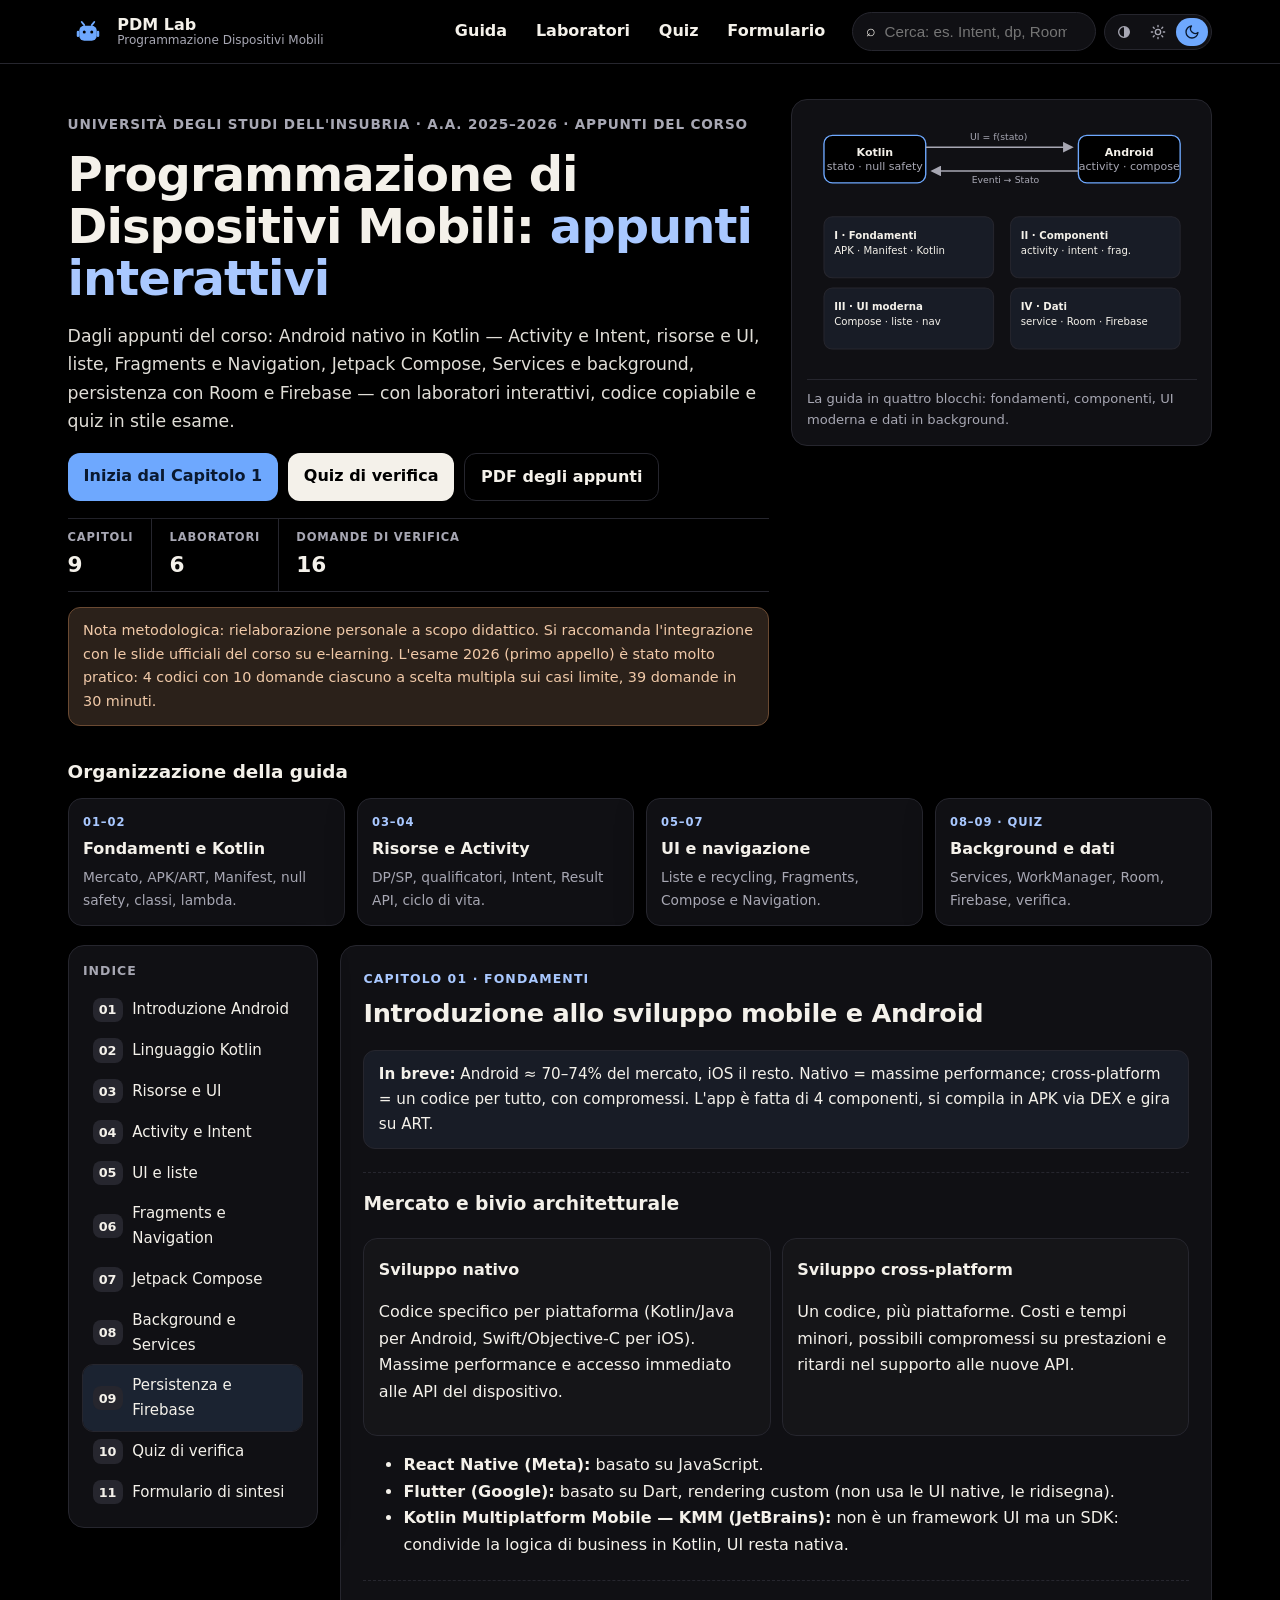
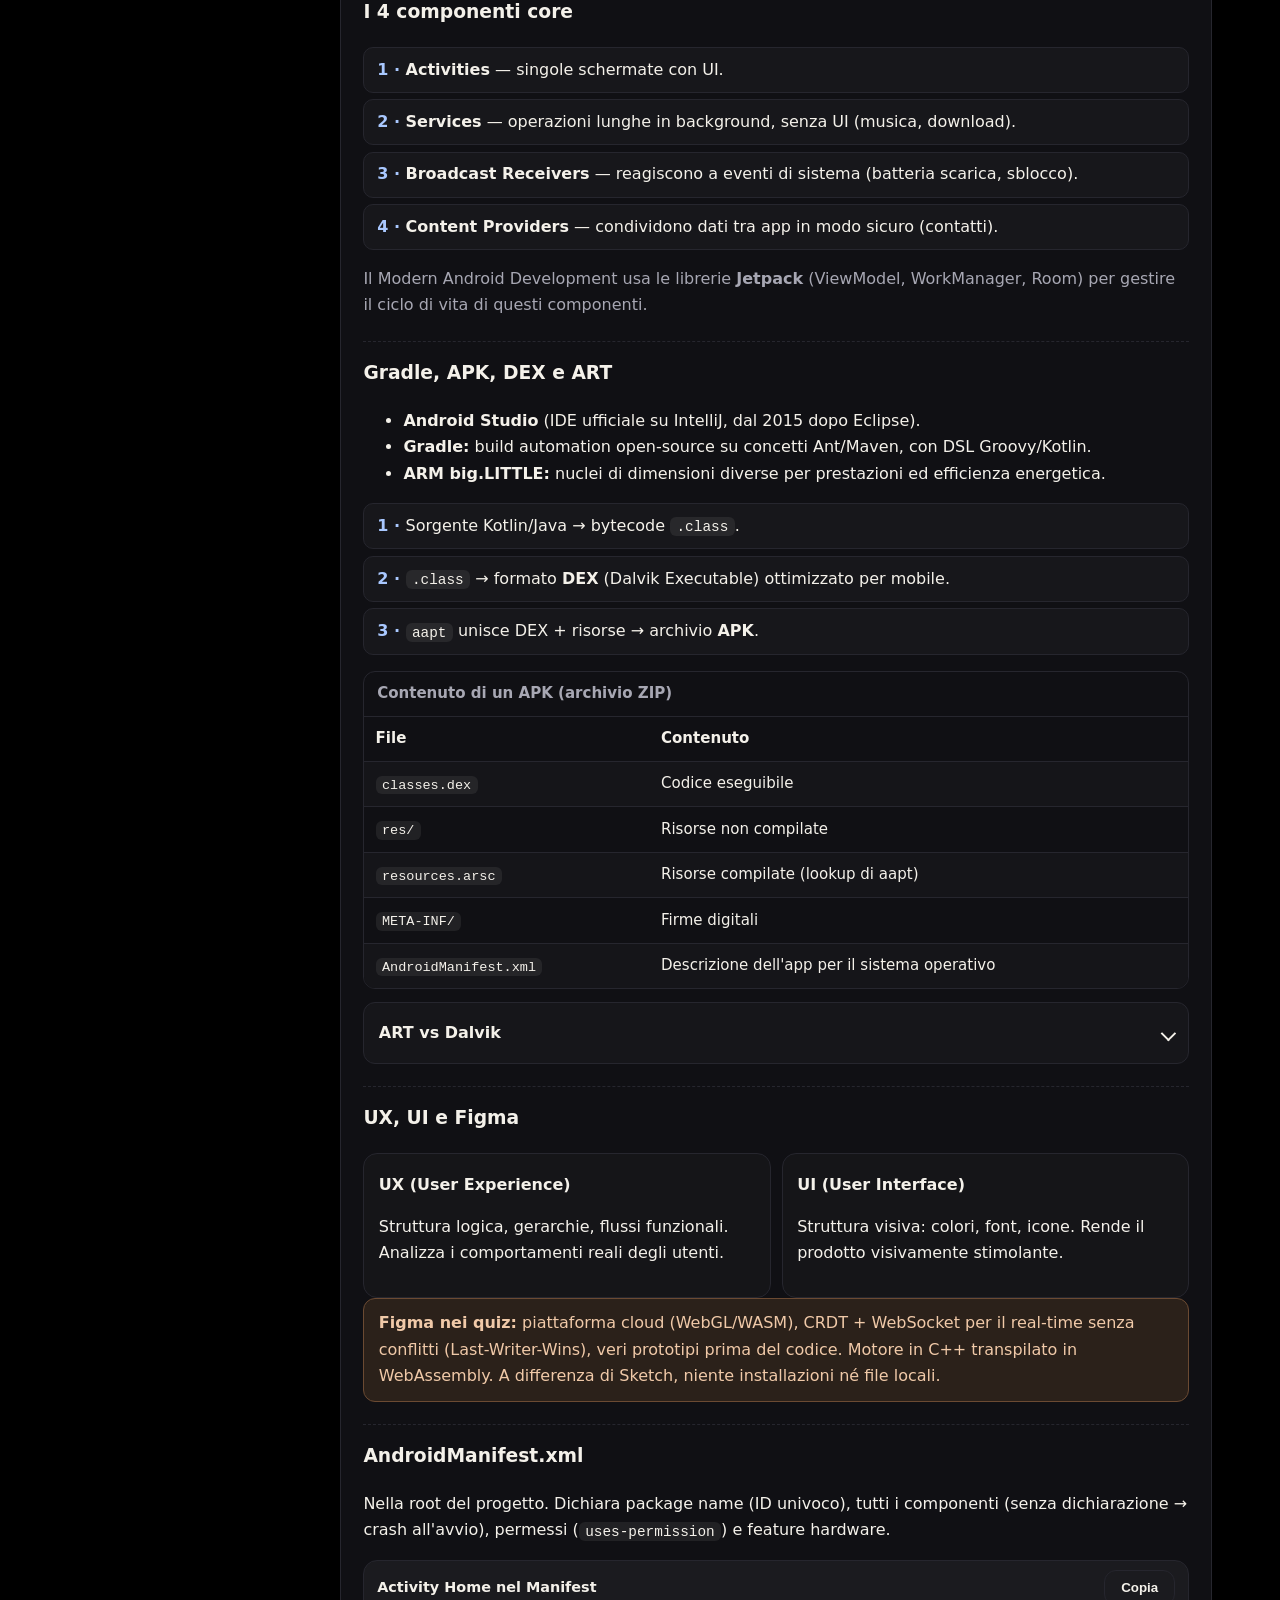
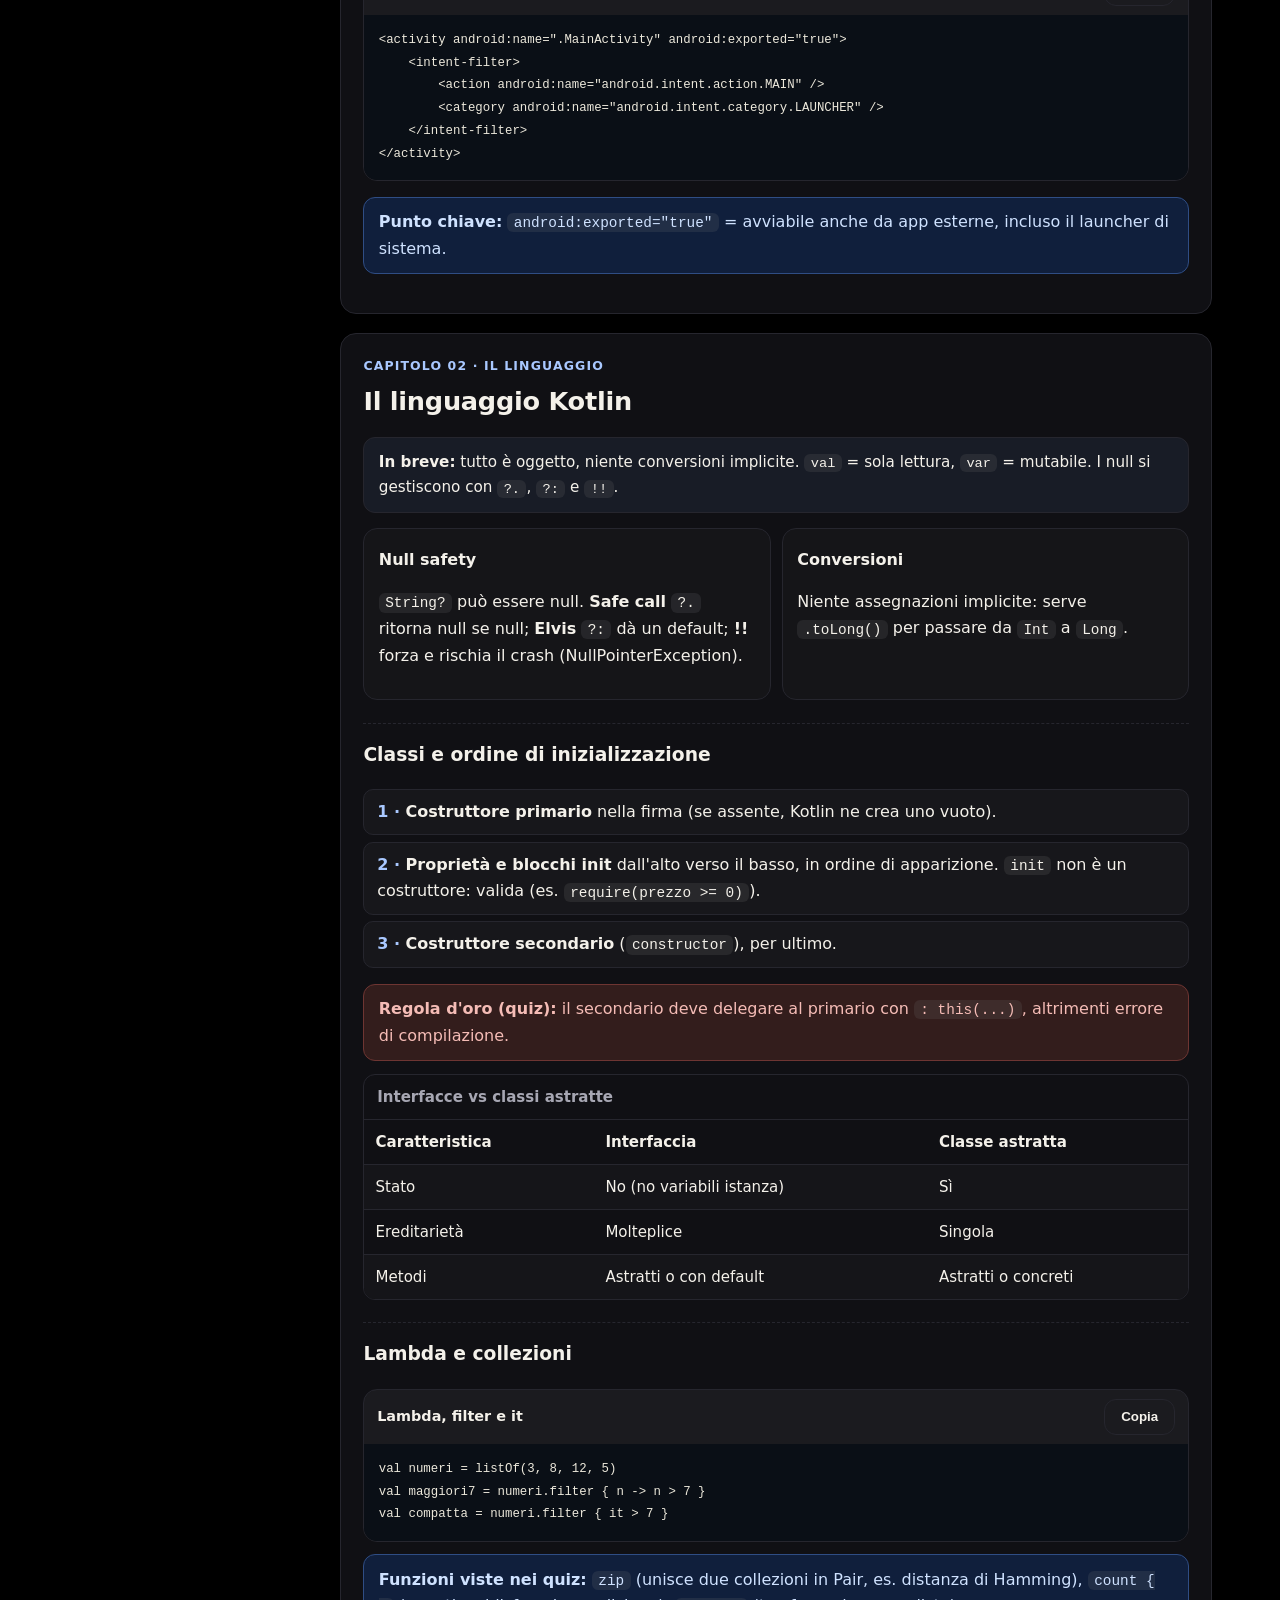
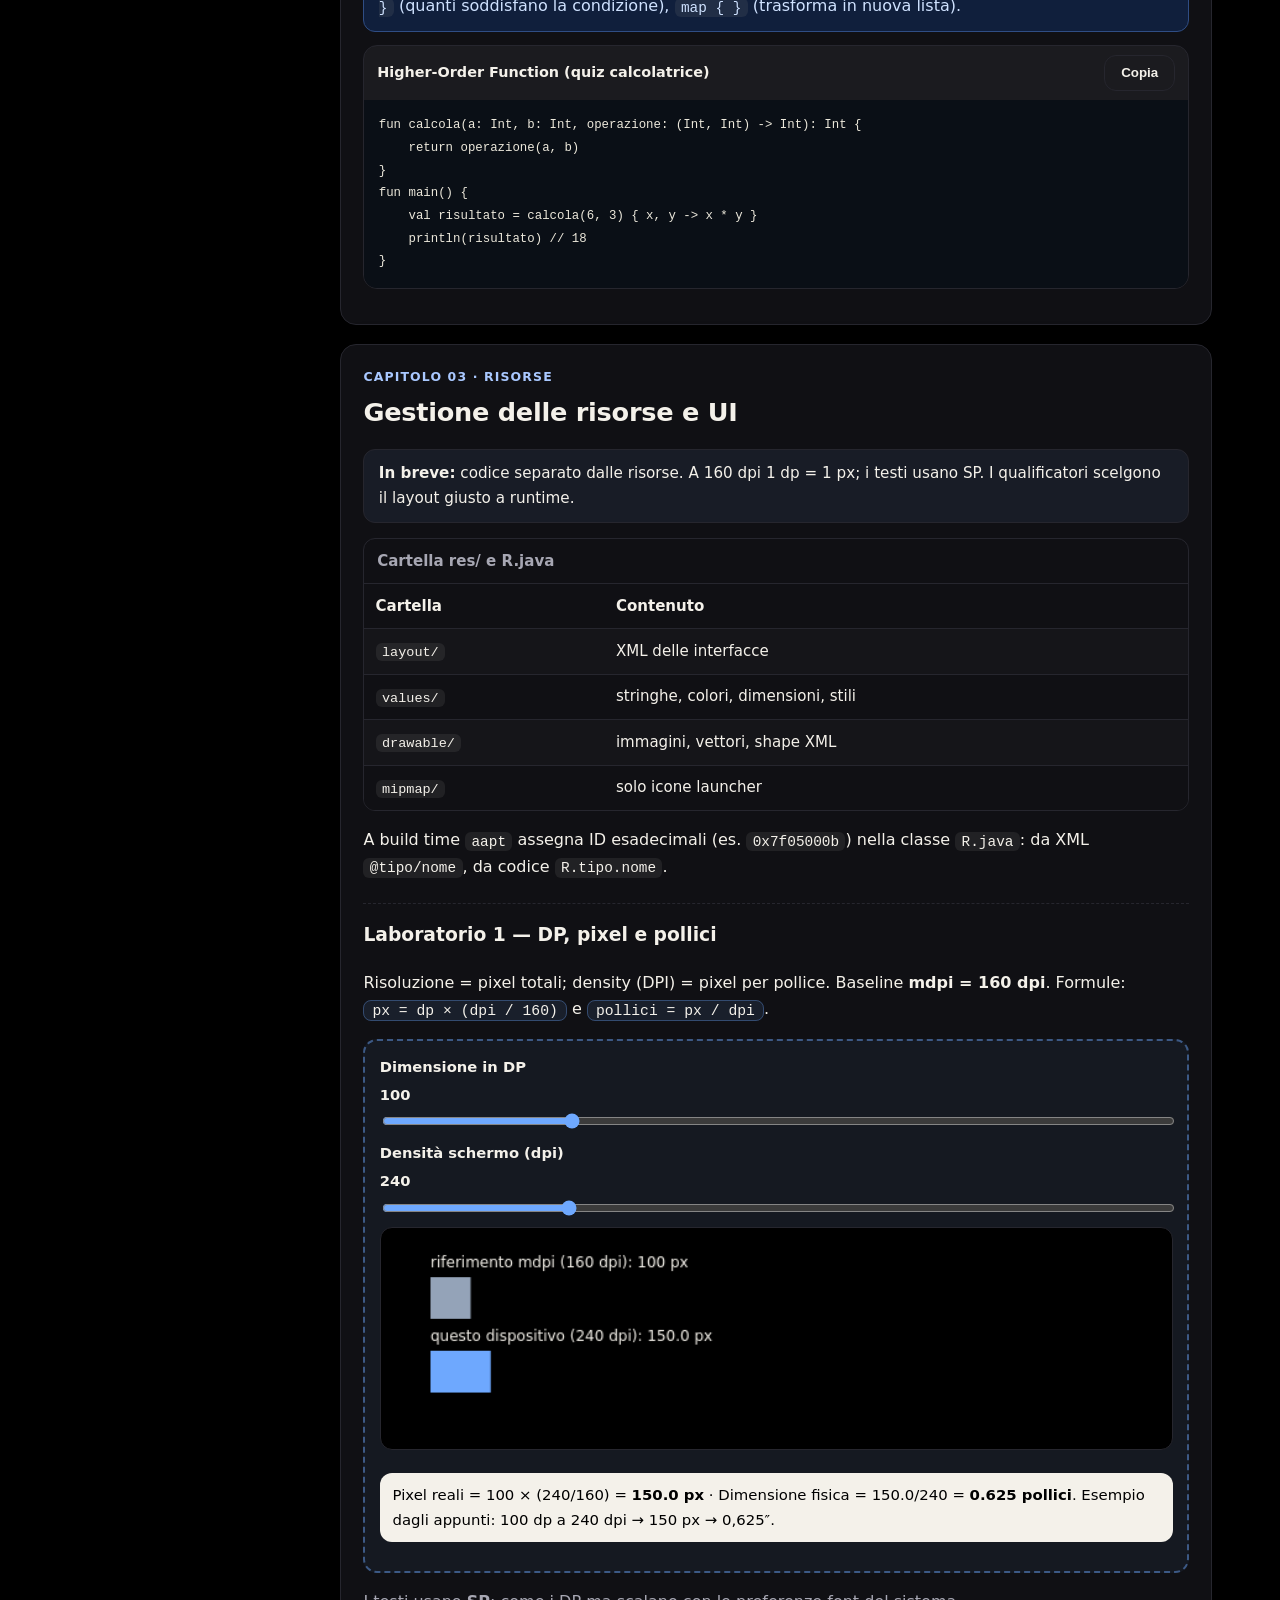
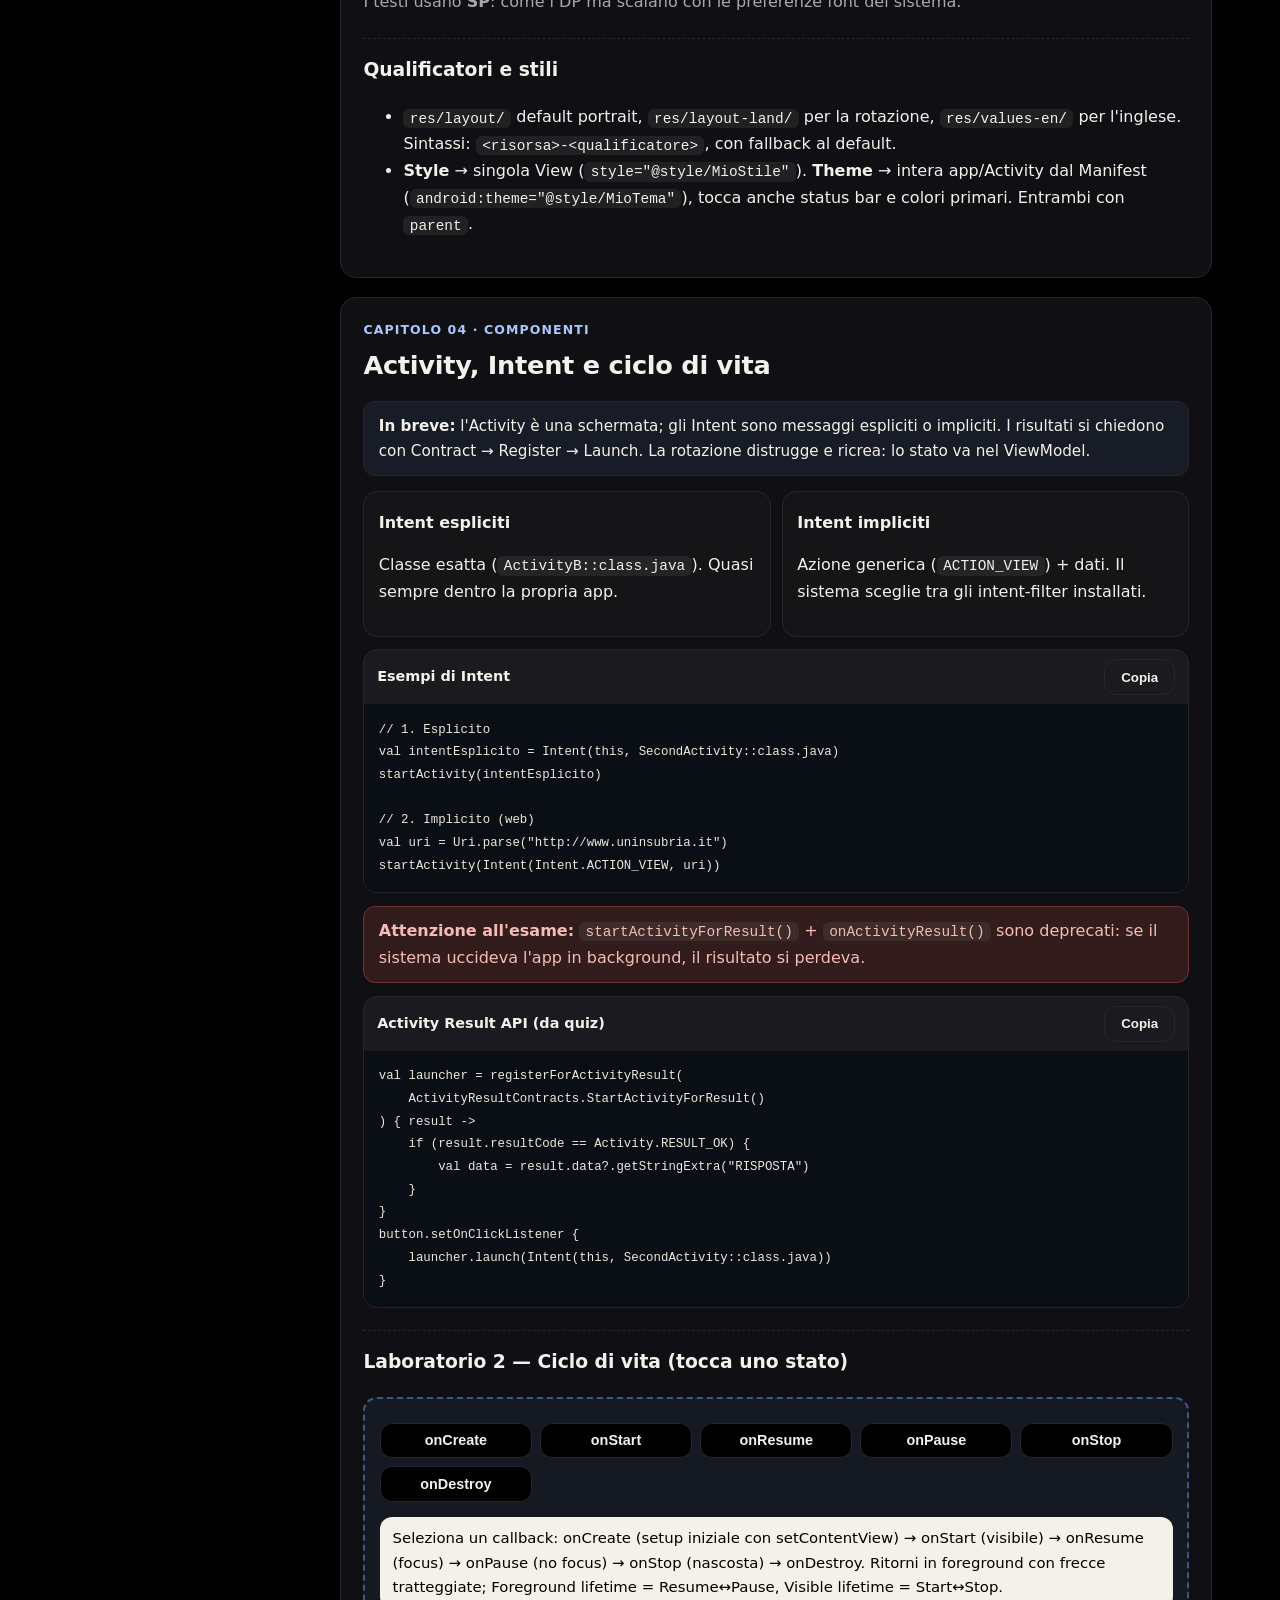
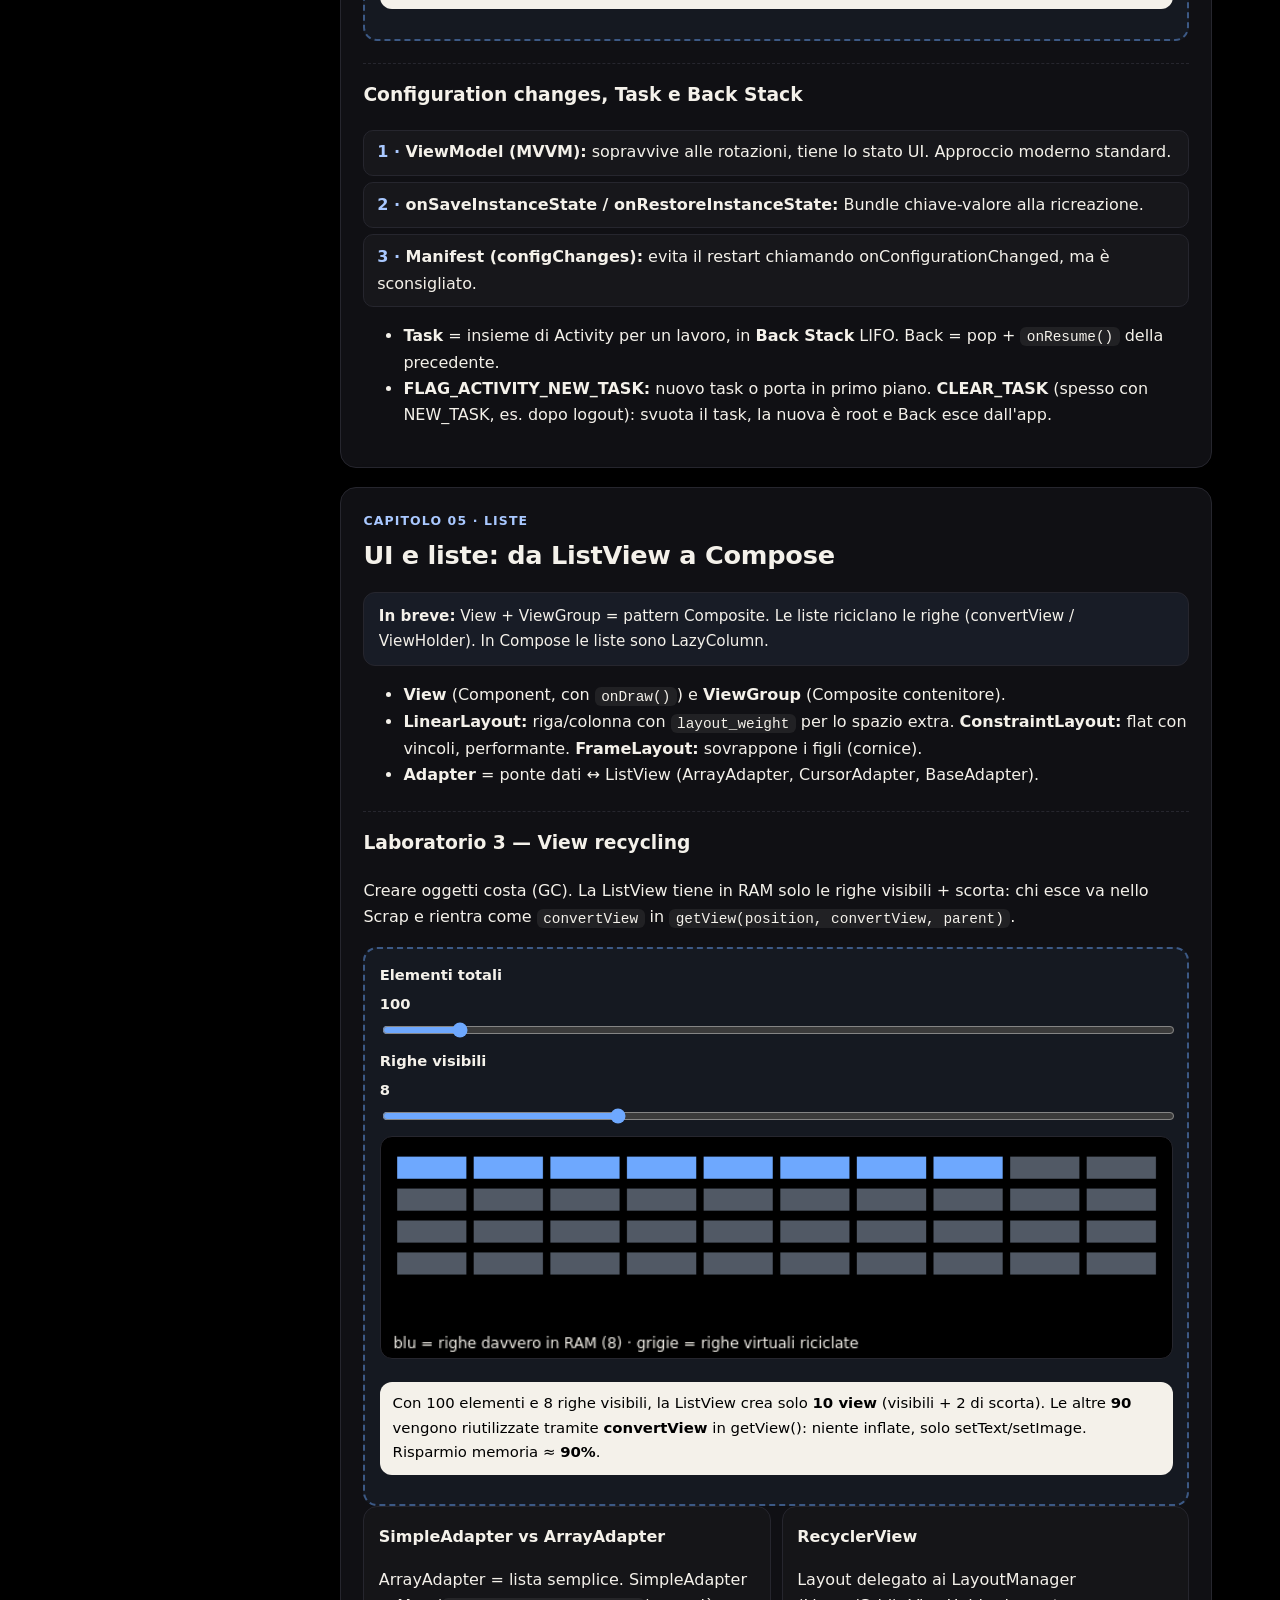
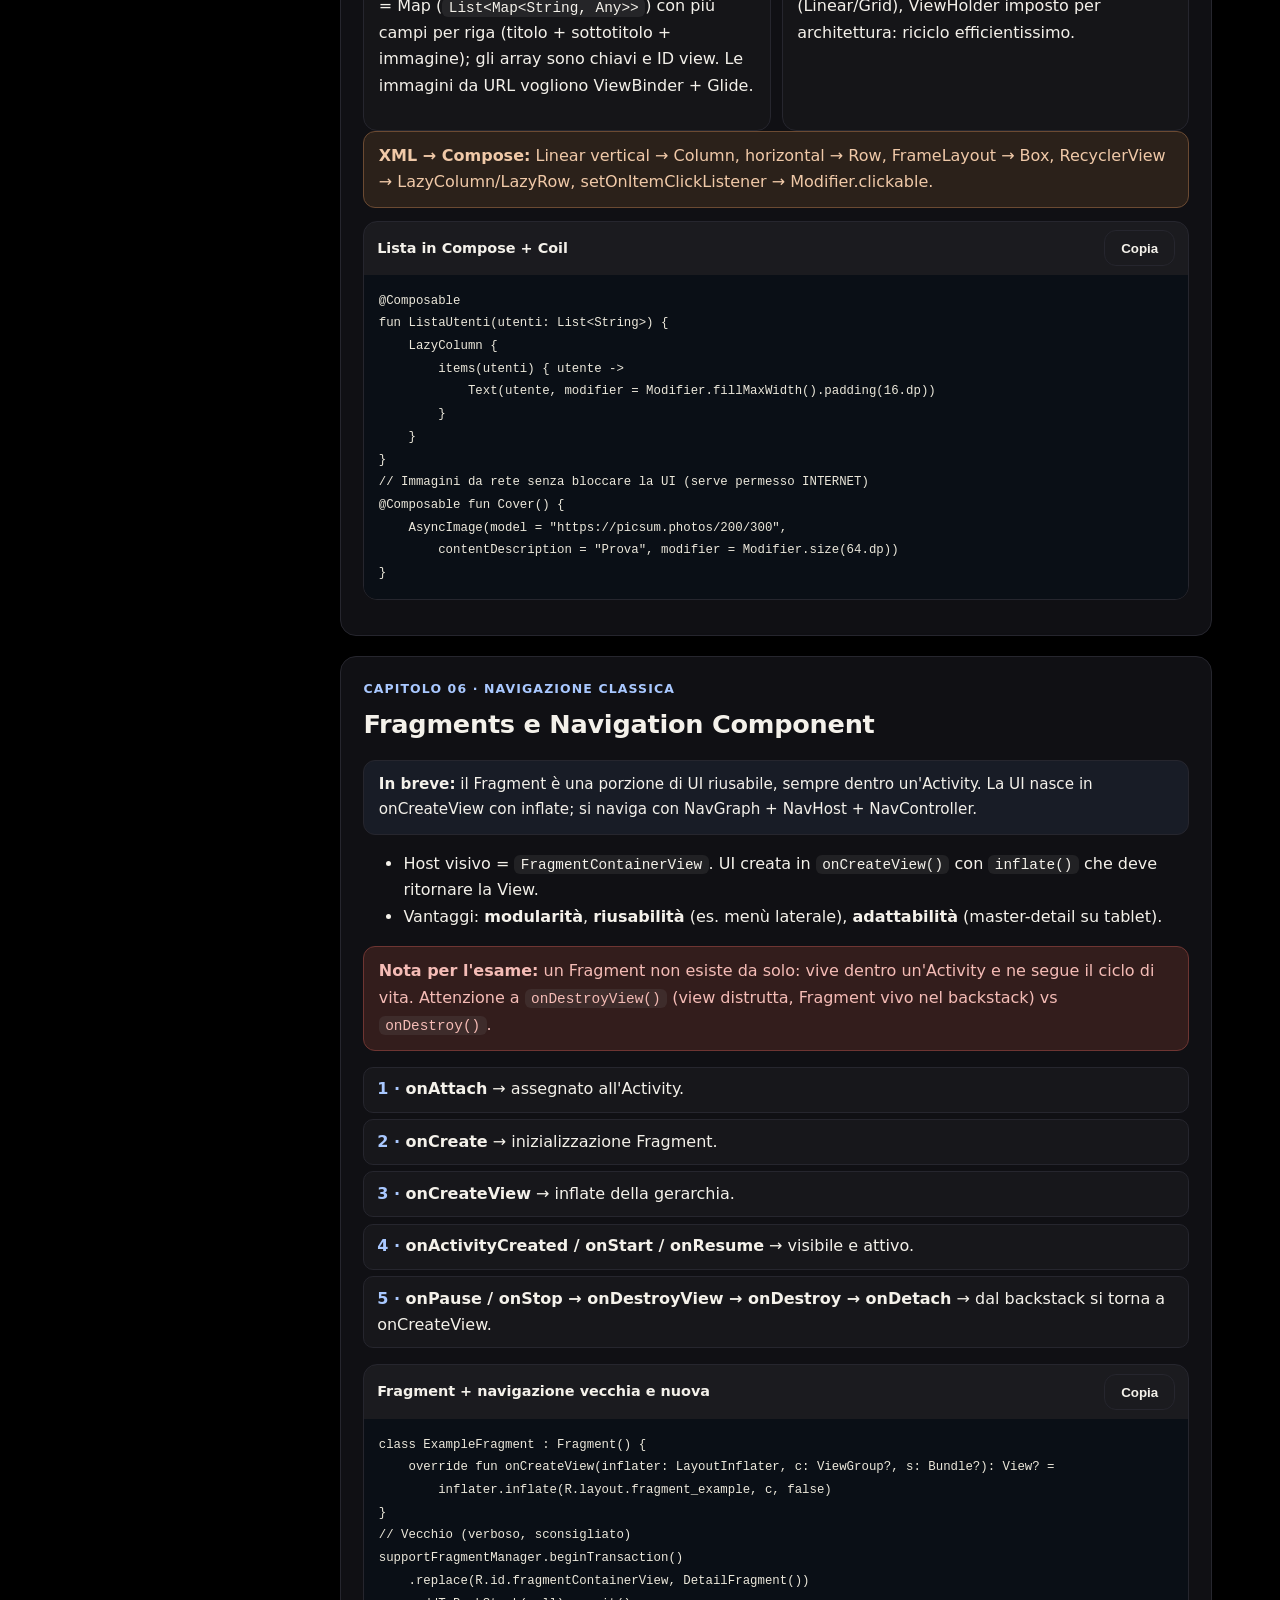
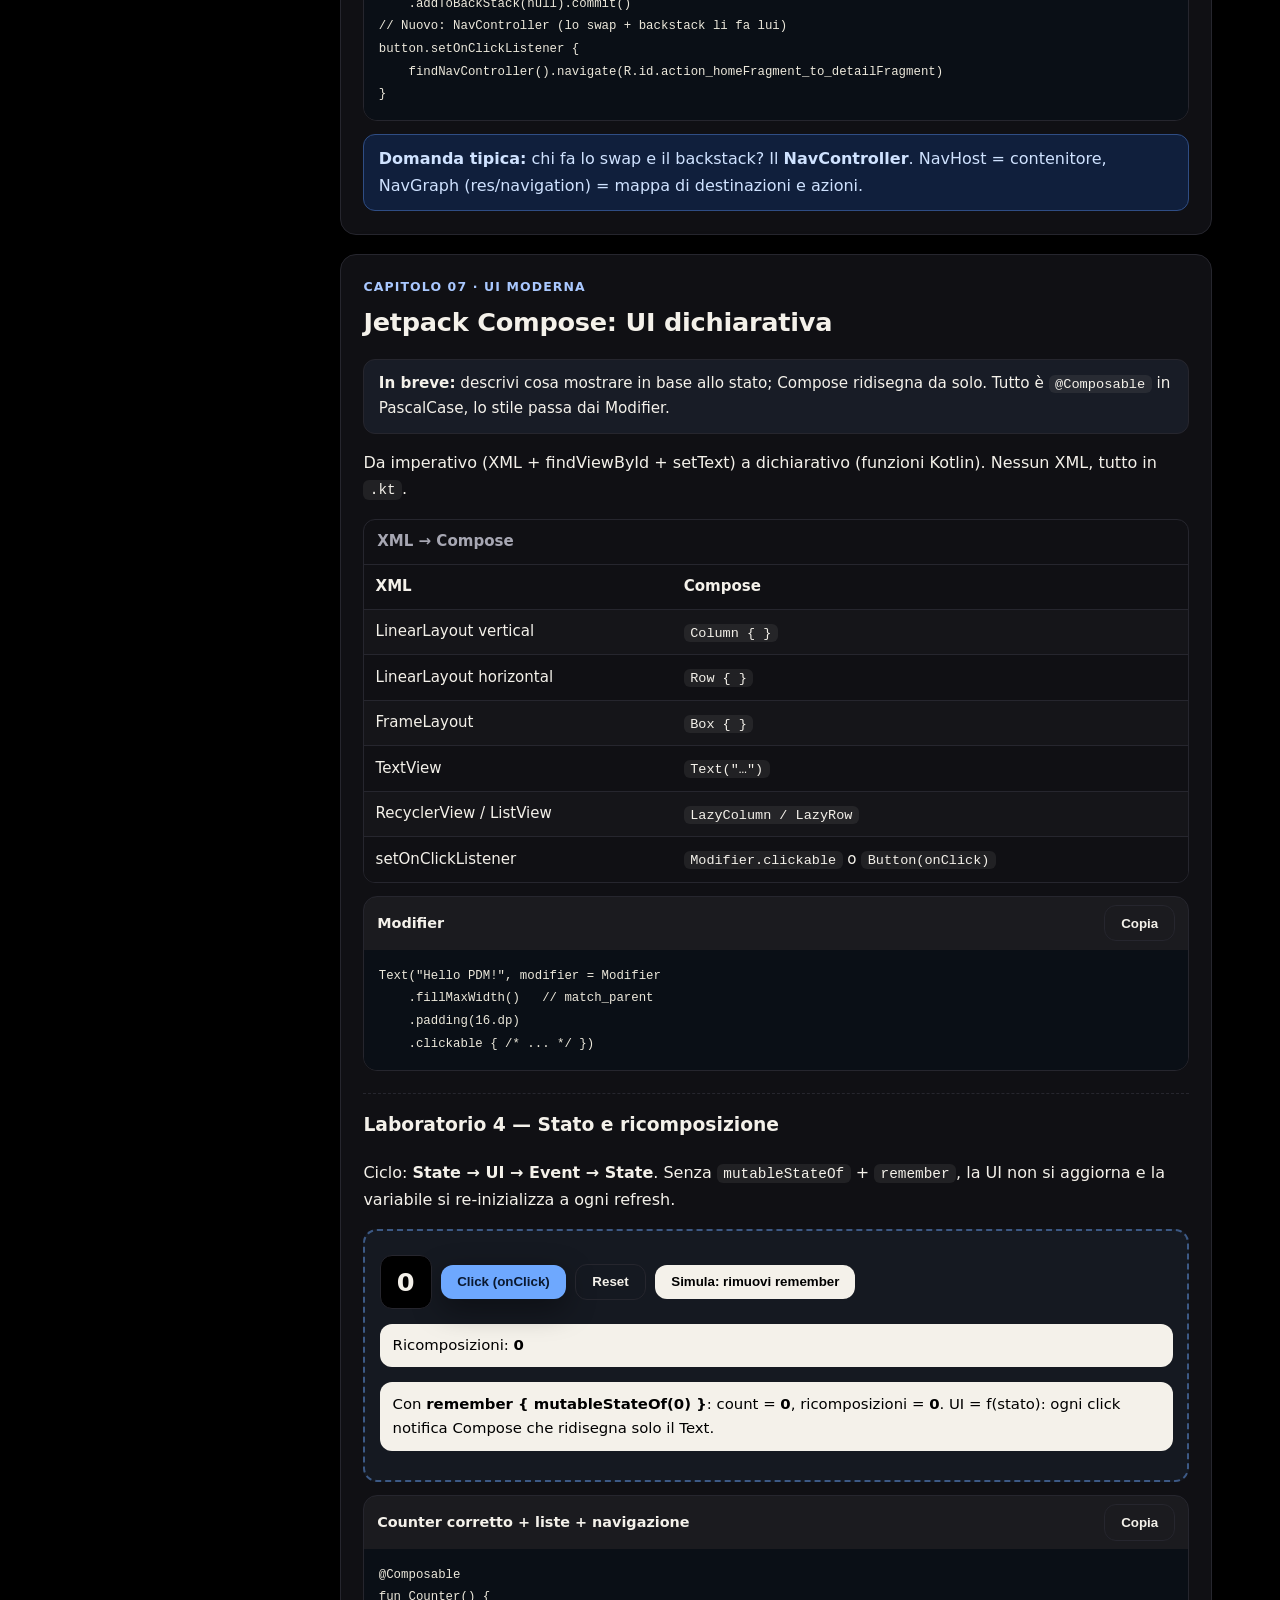
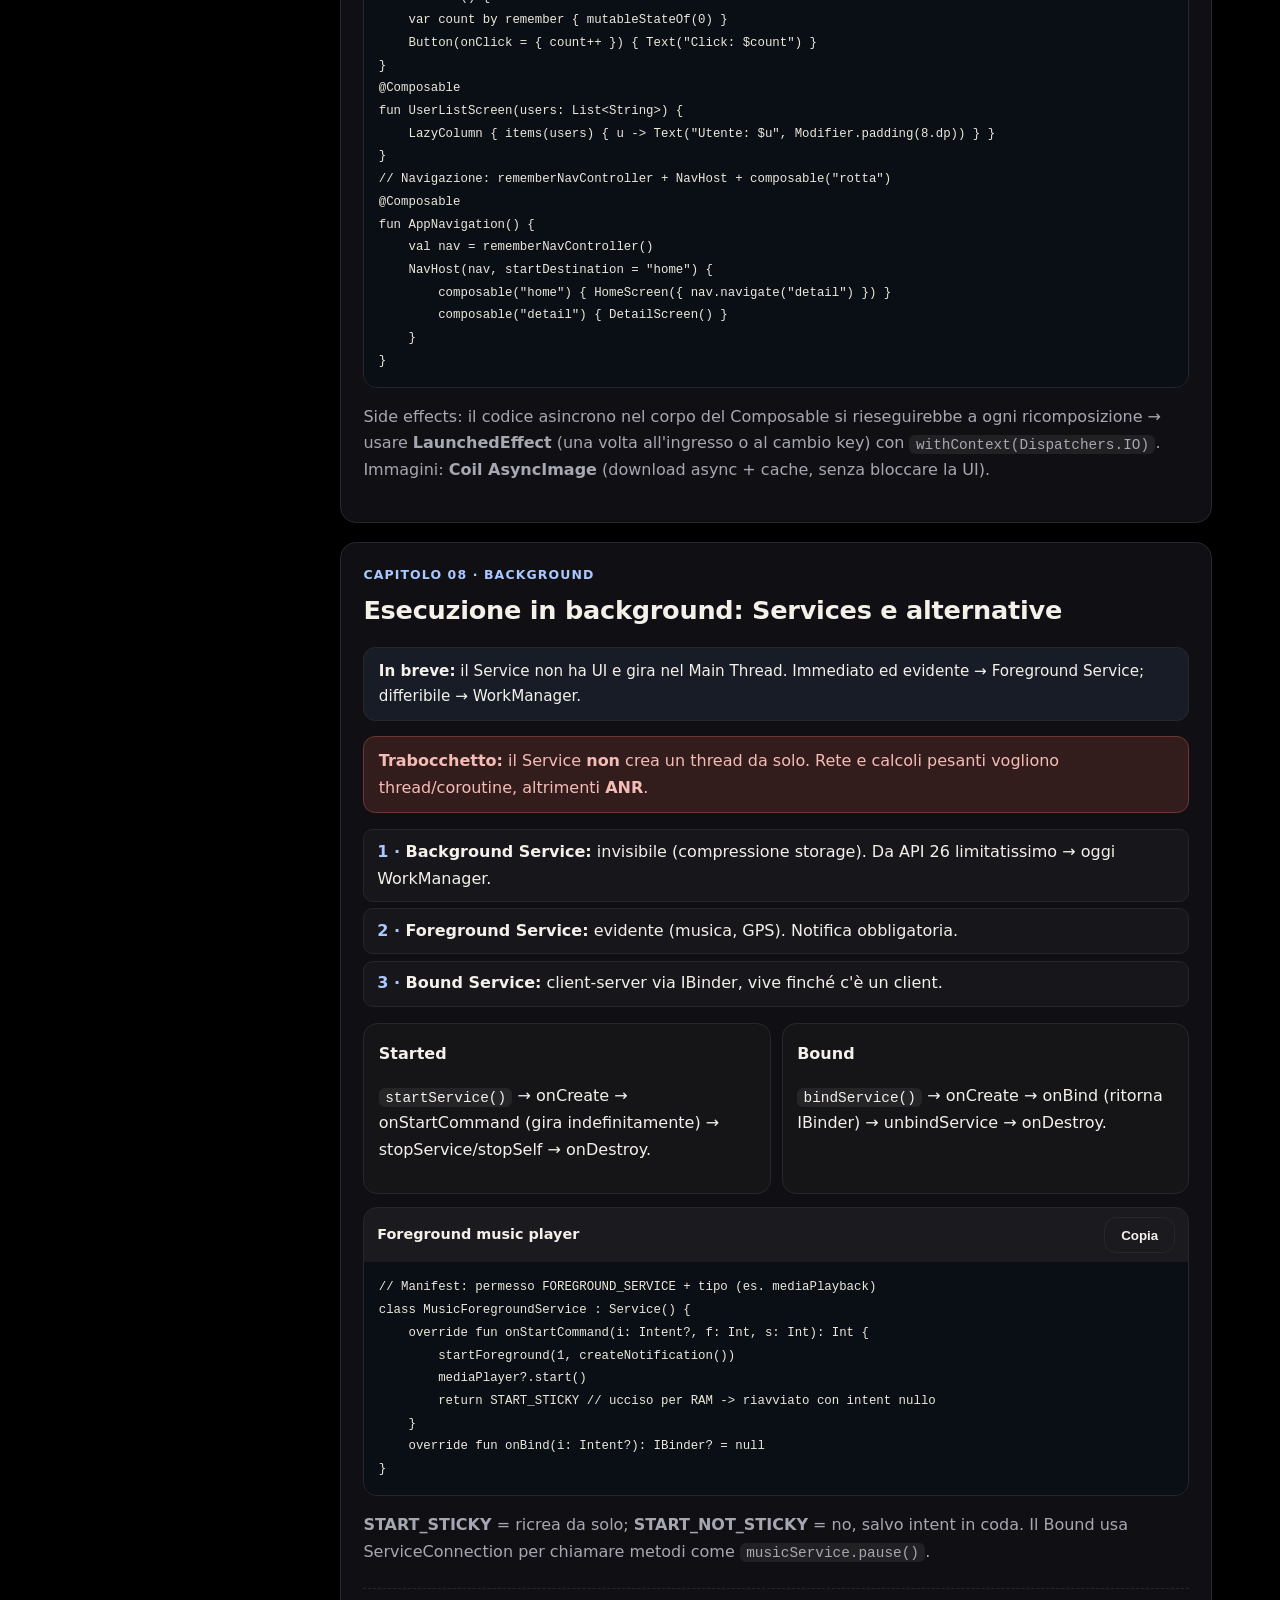
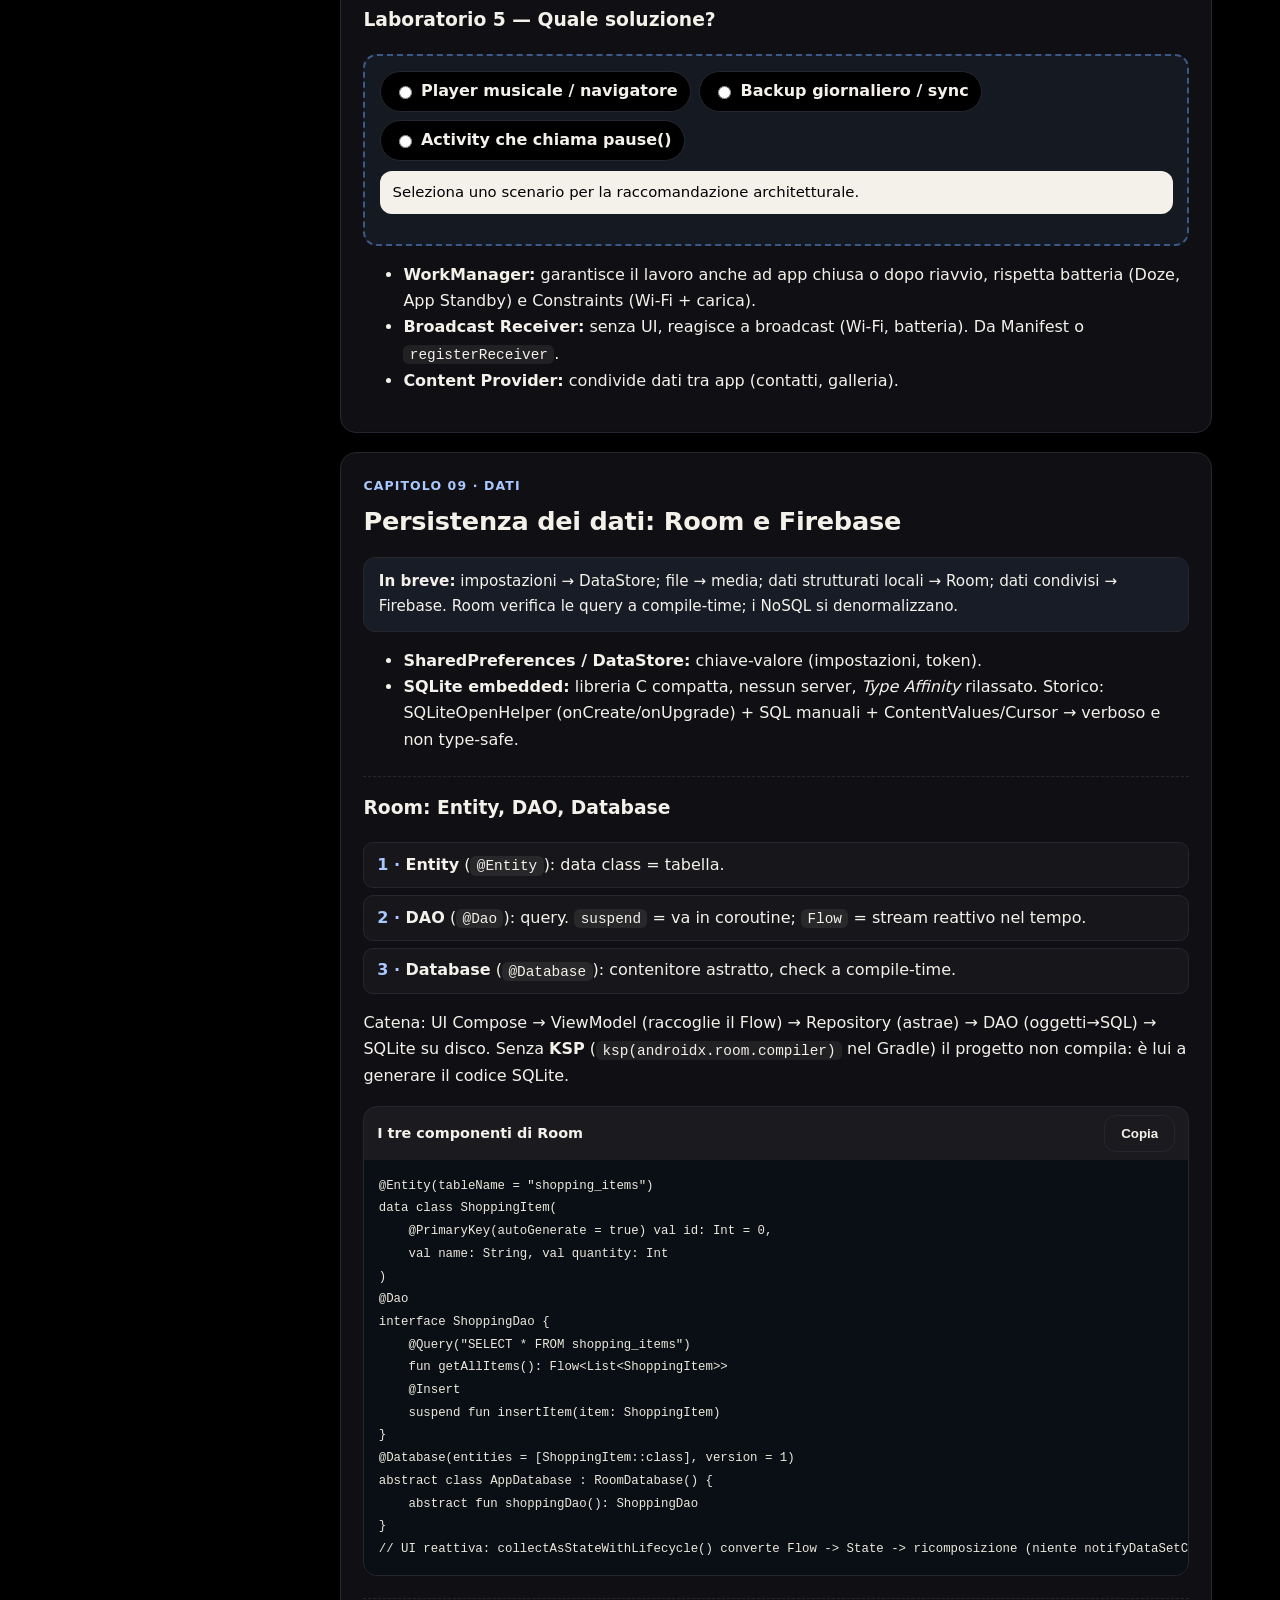
<file: docs/index.html>
<!DOCTYPE html>
<html lang="it" data-theme="dark">
<head>
<meta charset="UTF-8">
<meta name="viewport" content="width=device-width, initial-scale=1.0">
<title>PDM Lab — Guida Interattiva a Programmazione di Dispositivi Mobili</title>
<meta name="description" content="Guida interattiva agli appunti di Programmazione di Dispositivi Mobili: Android, Kotlin, risorse, Activity, liste, Fragments, Compose, Services, Room e Firebase. Con laboratori, quiz e formulario.">
<meta name="author" content="G.C. — Università degli Studi dell'Insubria">
<meta property="og:title" content="PDM Lab — Guida Interattiva a Programmazione di Dispositivi Mobili">
<meta property="og:description" content="Android nativo in Kotlin: Activity, Compose, Services, Room e Firebase. Studia con laboratori interattivi, quiz e formulario.">
<meta property="og:type" content="website">
<meta name="theme-color" content="#f6f4ec" media="(prefers-color-scheme: light)">
<meta name="theme-color" content="#000000" media="(prefers-color-scheme: dark)">
<link rel="icon" type="image/svg+xml" href="./assets/favicon.svg">
<link rel="manifest" href="./manifest.webmanifest">
<link rel="stylesheet" href="./css/styles.css">
</head>
<body>
<a class="skip-link" href="#contenuto">Salta al contenuto</a>
<div class="progress" aria-hidden="true"><div class="progress-bar" id="progressBar"></div></div>

<header class="site-header" id="top">
  <div class="wrap header-inner">
    <a class="brand" href="#top" aria-label="PDM Lab home">
      <img class="brand-mark" src="./assets/favicon.svg" alt="" aria-hidden="true" width="40" height="40">
      <span class="brand-text"><strong>PDM Lab</strong><small>Programmazione Dispositivi Mobili</small></span>
    </a>
    <nav class="site-nav" aria-label="Navigazione principale">
      <a href="#cap01">Guida</a>
      <a href="#laboratori">Laboratori</a>
      <a href="#quiz">Quiz</a>
      <a href="#formulario">Formulario</a>
    </nav>
    <div class="header-actions">
      <label class="search-box">
        <span class="visually-hidden">Cerca nella guida</span>
        <span aria-hidden="true">⌕</span>
        <input id="searchInput" type="search" placeholder="Cerca: es. Intent, dp, Room…" autocomplete="off">
      </label>
      <div class="theme-seg" role="group" aria-label="Tema di visualizzazione">
        <button type="button" data-theme-value="auto" aria-pressed="false" title="Automatico (segue il sistema)" aria-label="Tema automatico"><svg viewBox="0 0 24 24" fill="none" stroke="currentColor" stroke-width="2" stroke-linecap="round" stroke-linejoin="round" aria-hidden="true"><circle cx="12" cy="12" r="8"/><path d="M12 4a8 8 0 0 1 0 16z" fill="currentColor" stroke="none"/></svg></button>
        <button type="button" data-theme-value="light" aria-pressed="false" title="Tema chiaro" aria-label="Tema chiaro"><svg viewBox="0 0 24 24" fill="none" stroke="currentColor" stroke-width="2" stroke-linecap="round" stroke-linejoin="round" aria-hidden="true"><circle cx="12" cy="12" r="4"/><path d="M12 2v2M12 20v2M4.9 4.9l1.4 1.4M17.7 17.7l1.4 1.4M2 12h2M20 12h2M4.9 19.1l1.4-1.4M17.7 6.3l1.4-1.4"/></svg></button>
        <button type="button" data-theme-value="dark" aria-pressed="true" title="Tema scuro" aria-label="Tema scuro"><svg viewBox="0 0 24 24" fill="none" stroke="currentColor" stroke-width="2" stroke-linecap="round" stroke-linejoin="round" aria-hidden="true"><path d="M21 12.79A9 9 0 1 1 11.21 3 7 7 0 0 0 21 12.79z"/></svg></button>
      </div>
      <button id="menuToggle" class="btn btn-ghost only-mobile" type="button" aria-expanded="false" aria-controls="toc">☰ Indice</button>
    </div>
  </div>
</header>

<main id="contenuto">
<section class="hero wrap" aria-labelledby="heroTitle">
  <div class="hero-grid">
    <div>
      <p class="eyebrow">Università degli Studi dell'Insubria · A.A. 2025–2026 · Appunti del corso</p>
      <h1 id="heroTitle">Programmazione di Dispositivi Mobili: <em>appunti interattivi</em></h1>
      <p class="lead">Dagli appunti del corso: Android nativo in Kotlin — Activity e Intent, risorse e UI, liste, Fragments e Navigation, Jetpack Compose, Services e background, persistenza con Room e Firebase — con laboratori interattivi, codice copiabile e quiz in stile esame.</p>
      <div class="hero-cta">
        <a class="btn btn-primary" href="#cap01">Inizia dal Capitolo 1</a>
        <a class="btn btn-secondary" href="#quiz">Quiz di verifica</a>
        <a class="btn btn-ghost" href="https://github.com/GABRYCA/appunti-programmazione-dispositivi-mobili/blob/master/main.pdf?raw=true" rel="noopener">PDF degli appunti</a>
      </div>
      <dl class="hero-stats" aria-label="Contenuti della guida">
        <div><dt>Capitoli</dt><dd>9</dd></div>
        <div><dt>Laboratori</dt><dd>6</dd></div>
        <div><dt>Domande di verifica</dt><dd>16</dd></div>
      </dl>
      <p class="disclaimer">Nota metodologica: rielaborazione personale a scopo didattico. Si raccomanda l'integrazione con le slide ufficiali del corso su e-learning. L'esame 2026 (primo appello) è stato molto pratico: 4 codici con 10 domande ciascuno a scelta multipla sui casi limite, 39 domande in 30 minuti.</p>
    </div>
    <figure class="hero-figure" aria-labelledby="heroFigCap">
      <svg viewBox="0 0 460 300" role="img" aria-label="Schema dei quattro blocchi della guida PDM">
        <g font-family="inherit" font-size="13">
          <defs>
            <marker id="arr" viewBox="0 0 10 10" refX="8" refY="5" markerWidth="7" markerHeight="7" orient="auto-start-reverse">
              <path d="M0,0 L10,5 L0,10 z" fill="currentColor"/>
            </marker>
          </defs>
          <rect x="20" y="24" width="120" height="56" rx="10" class="hf-node"/>
          <text x="80" y="48" text-anchor="middle" class="hf-text"><tspan font-weight="700">Kotlin</tspan></text>
          <text x="80" y="65" text-anchor="middle" class="hf-sub">stato · null safety</text>
          <rect x="320" y="24" width="120" height="56" rx="10" class="hf-node"/>
          <text x="380" y="48" text-anchor="middle" class="hf-text"><tspan font-weight="700">Android</tspan></text>
          <text x="380" y="65" text-anchor="middle" class="hf-sub">activity · compose</text>
          <line x1="140" y1="38" x2="312" y2="38" class="hf-edge" marker-end="url(#arr)"/>
          <text x="226" y="30" text-anchor="middle" class="hf-label">UI = f(stato)</text>
          <line x1="320" y1="66" x2="148" y2="66" class="hf-edge" marker-end="url(#arr)"/>
          <text x="234" y="80" text-anchor="middle" class="hf-label">Eventi → Stato</text>
        </g>
        <g font-family="inherit" font-size="12">
          <a href="#cap01" class="hf-block"><rect x="20" y="120" width="200" height="72" rx="10"/><text x="32" y="146" font-weight="700">I · Fondamenti</text><text x="32" y="164" class="hf-sub">APK · Manifest · Kotlin</text></a>
          <a href="#cap04" class="hf-block"><rect x="240" y="120" width="200" height="72" rx="10"/><text x="252" y="146" font-weight="700">II · Componenti</text><text x="252" y="164" class="hf-sub">activity · intent · frag.</text></a>
          <a href="#cap07" class="hf-block"><rect x="20" y="204" width="200" height="72" rx="10"/><text x="32" y="230" font-weight="700">III · UI moderna</text><text x="32" y="248" class="hf-sub">Compose · liste · nav</text></a>
          <a href="#cap08" class="hf-block"><rect x="240" y="204" width="200" height="72" rx="10"/><text x="252" y="230" font-weight="700">IV · Dati</text><text x="252" y="248" class="hf-sub">service · Room · Firebase</text></a>
        </g>
      </svg>
      <figcaption id="heroFigCap">La guida in quattro blocchi: fondamenti, componenti, UI moderna e dati in background.</figcaption>
    </figure>
  </div>
</section>

<section class="wrap overview" aria-labelledby="ovTitle">
  <h2 id="ovTitle">Organizzazione della guida</h2>
  <ol class="overview-grid">
    <li><a href="#cap01"><span class="ov-n">01–02</span><strong>Fondamenti e Kotlin</strong><span class="ov-d">Mercato, APK/ART, Manifest, null safety, classi, lambda.</span></a></li>
    <li><a href="#cap03"><span class="ov-n">03–04</span><strong>Risorse e Activity</strong><span class="ov-d">DP/SP, qualificatori, Intent, Result API, ciclo di vita.</span></a></li>
    <li><a href="#cap05"><span class="ov-n">05–07</span><strong>UI e navigazione</strong><span class="ov-d">Liste e recycling, Fragments, Compose e Navigation.</span></a></li>
    <li><a href="#cap08"><span class="ov-n">08–09 · Quiz</span><strong>Background e dati</strong><span class="ov-d">Services, WorkManager, Room, Firebase, verifica.</span></a></li>
  </ol>
</section>

<div class="wrap layout">
<aside class="toc" id="toc" aria-label="Indice della guida">
  <div class="toc-inner">
    <p class="toc-title">Indice</p>
    <nav aria-label="Capitoli">
      <a href="#cap01" data-toc><span class="n">01</span> Introduzione Android</a>
      <a href="#cap02" data-toc><span class="n">02</span> Linguaggio Kotlin</a>
      <a href="#cap03" data-toc><span class="n">03</span> Risorse e UI</a>
      <a href="#cap04" data-toc><span class="n">04</span> Activity e Intent</a>
      <a href="#cap05" data-toc><span class="n">05</span> UI e liste</a>
      <a href="#cap06" data-toc><span class="n">06</span> Fragments e Navigation</a>
      <a href="#cap07" data-toc><span class="n">07</span> Jetpack Compose</a>
      <a href="#cap08" data-toc><span class="n">08</span> Background e Services</a>
      <a href="#cap09" data-toc><span class="n">09</span> Persistenza e Firebase</a>
      <a href="#quiz" data-toc><span class="n">10</span> Quiz di verifica</a>
      <a href="#formulario" data-toc><span class="n">11</span> Formulario di sintesi</a>
    </nav>
  </div>
</aside>

<div class="content">
<p class="no-results" id="noResults" hidden>Nessun risultato per questa ricerca. Prova con: <button class="linklike" type="button" data-suggest="Intent">Intent</button>, <button class="linklike" type="button" data-suggest="Room">Room</button>, <button class="linklike" type="button" data-suggest="Compose">Compose</button>, <button class="linklike" type="button" data-suggest="Service">Service</button>.</p>
<p class="search-status" id="searchStatus" role="status" hidden></p>

<!-- CAP 01 -->
<section class="chapter" id="cap01" data-searchable aria-labelledby="cap01t">
  <p class="chap-kicker">Capitolo 01 · Fondamenti</p>
  <h2 id="cap01t">Introduzione allo sviluppo mobile e Android</h2>
  <p class="tldr"><strong>In breve:</strong> Android ≈ 70–74% del mercato, iOS il resto. Nativo = massime performance; cross-platform = un codice per tutto, con compromessi. L'app è fatta di 4 componenti, si compila in APK via DEX e gira su ART.</p>
  <h3>Mercato e bivio architetturale</h3>
  <div class="grid2">
    <article class="card"><h4>Sviluppo nativo</h4><p>Codice specifico per piattaforma (Kotlin/Java per Android, Swift/Objective-C per iOS). Massime performance e accesso immediato alle API del dispositivo.</p></article>
    <article class="card"><h4>Sviluppo cross-platform</h4><p>Un codice, più piattaforme. Costi e tempi minori, possibili compromessi su prestazioni e ritardi nel supporto alle nuove API.</p></article>
  </div>
  <ul>
    <li><strong>React Native (Meta):</strong> basato su JavaScript.</li>
    <li><strong>Flutter (Google):</strong> basato su Dart, rendering custom (non usa le UI native, le ridisegna).</li>
    <li><strong>Kotlin Multiplatform Mobile — KMM (JetBrains):</strong> non è un framework UI ma un SDK: condivide la logica di business in Kotlin, UI resta nativa.</li>
  </ul>
  <h3>I 4 componenti core</h3>
  <ol class="steps">
    <li><strong>Activities</strong> — singole schermate con UI.</li>
    <li><strong>Services</strong> — operazioni lunghe in background, senza UI (musica, download).</li>
    <li><strong>Broadcast Receivers</strong> — reagiscono a eventi di sistema (batteria scarica, sblocco).</li>
    <li><strong>Content Providers</strong> — condividono dati tra app in modo sicuro (contatti).</li>
  </ol>
  <p class="muted">Il Modern Android Development usa le librerie <strong>Jetpack</strong> (ViewModel, WorkManager, Room) per gestire il ciclo di vita di questi componenti.</p>
  <h3>Gradle, APK, DEX e ART</h3>
  <ul>
    <li><strong>Android Studio</strong> (IDE ufficiale su IntelliJ, dal 2015 dopo Eclipse).</li>
    <li><strong>Gradle:</strong> build automation open-source su concetti Ant/Maven, con DSL Groovy/Kotlin.</li>
    <li><strong>ARM big.LITTLE:</strong> nuclei di dimensioni diverse per prestazioni ed efficienza energetica.</li>
  </ul>
  <ol class="steps">
    <li>Sorgente Kotlin/Java → bytecode <code>.class</code>.</li>
    <li><code>.class</code> → formato <strong>DEX</strong> (Dalvik Executable) ottimizzato per mobile.</li>
    <li><code>aapt</code> unisce DEX + risorse → archivio <strong>APK</strong>.</li>
  </ol>
  <div class="table-wrap"><table>
    <caption>Contenuto di un APK (archivio ZIP)</caption>
    <tr><th>File</th><th>Contenuto</th></tr>
    <tr><td><code>classes.dex</code></td><td>Codice eseguibile</td></tr>
    <tr><td><code>res/</code></td><td>Risorse non compilate</td></tr>
    <tr><td><code>resources.arsc</code></td><td>Risorse compilate (lookup di aapt)</td></tr>
    <tr><td><code>META-INF/</code></td><td>Firme digitali</td></tr>
    <tr><td><code>AndroidManifest.xml</code></td><td>Descrizione dell'app per il sistema operativo</td></tr>
  </table></div>
  <details class="callout"><summary>ART vs Dalvik</summary><p>Dalvik usava compilazione <strong>JIT</strong> (Just In Time). <strong>ART</strong> compila in codice nativo all'installazione (<strong>AOT</strong>, Ahead-Of-Time): esecuzione più veloce, installazione più lunga e più spazio occupato.</p></details>
  <h3>UX, UI e Figma</h3>
  <div class="grid2">
    <article class="card"><h4>UX (User Experience)</h4><p>Struttura logica, gerarchie, flussi funzionali. Analizza i comportamenti reali degli utenti.</p></article>
    <article class="card"><h4>UI (User Interface)</h4><p>Struttura visiva: colori, font, icone. Rende il prodotto visivamente stimolante.</p></article>
  </div>
  <div class="warn"><strong>Figma nei quiz:</strong> piattaforma cloud (WebGL/WASM), CRDT + WebSocket per il real-time senza conflitti (Last-Writer-Wins), veri prototipi prima del codice. Motore in C++ transpilato in WebAssembly. A differenza di Sketch, niente installazioni né file locali.</div>
  <h3>AndroidManifest.xml</h3>
  <p>Nella root del progetto. Dichiara package name (ID univoco), tutti i componenti (senza dichiarazione → crash all'avvio), permessi (<code>uses-permission</code>) e feature hardware.</p>
  <div class="code-block">
    <div class="code-head"><span>Activity Home nel Manifest</span><button class="btn btn-ghost btn-copy" type="button" data-copy="codeManifest">Copia</button></div>
<pre id="codeManifest"><code>&lt;activity android:name=".MainActivity" android:exported="true"&gt;
    &lt;intent-filter&gt;
        &lt;action android:name="android.intent.action.MAIN" /&gt;
        &lt;category android:name="android.intent.category.LAUNCHER" /&gt;
    &lt;/intent-filter&gt;
&lt;/activity&gt;</code></pre>
  </div>
  <p class="key"><strong>Punto chiave:</strong> <code>android:exported="true"</code> = avviabile anche da app esterne, incluso il launcher di sistema.</p>
</section>

<!-- CAP 02 -->
<section class="chapter" id="cap02" data-searchable aria-labelledby="cap02t">
  <p class="chap-kicker">Capitolo 02 · Il linguaggio</p>
  <h2 id="cap02t">Il linguaggio Kotlin</h2>
  <p class="tldr"><strong>In breve:</strong> tutto è oggetto, niente conversioni implicite. <code>val</code> = sola lettura, <code>var</code> = mutabile. I null si gestiscono con <code>?.</code>, <code>?:</code> e <code>!!</code>.</p>
  <div class="grid2">
    <article class="card"><h4>Null safety</h4><p><code>String?</code> può essere null. <strong>Safe call</strong> <code>?.</code> ritorna null se null; <strong>Elvis</strong> <code>?:</code> dà un default; <strong>!!</strong> forza e rischia il crash (NullPointerException).</p></article>
    <article class="card"><h4>Conversioni</h4><p>Niente assegnazioni implicite: serve <code>.toLong()</code> per passare da <code>Int</code> a <code>Long</code>.</p></article>
  </div>
  <h3>Classi e ordine di inizializzazione</h3>
  <ol class="steps">
    <li><strong>Costruttore primario</strong> nella firma (se assente, Kotlin ne crea uno vuoto).</li>
    <li><strong>Proprietà e blocchi init</strong> dall'alto verso il basso, in ordine di apparizione. <code>init</code> non è un costruttore: valida (es. <code>require(prezzo &gt;= 0)</code>).</li>
    <li><strong>Costruttore secondario</strong> (<code>constructor</code>), per ultimo.</li>
  </ol>
  <div class="danger"><strong>Regola d'oro (quiz):</strong> il secondario deve delegare al primario con <code>: this(...)</code>, altrimenti errore di compilazione.</div>
  <div class="table-wrap"><table>
    <caption>Interfacce vs classi astratte</caption>
    <tr><th>Caratteristica</th><th>Interfaccia</th><th>Classe astratta</th></tr>
    <tr><td>Stato</td><td>No (no variabili istanza)</td><td>Sì</td></tr>
    <tr><td>Ereditarietà</td><td>Molteplice</td><td>Singola</td></tr>
    <tr><td>Metodi</td><td>Astratti o con default</td><td>Astratti o concreti</td></tr>
  </table></div>
  <h3>Lambda e collezioni</h3>
  <div class="code-block">
    <div class="code-head"><span>Lambda, filter e it</span><button class="btn btn-ghost btn-copy" type="button" data-copy="codeLambda">Copia</button></div>
<pre id="codeLambda"><code>val numeri = listOf(3, 8, 12, 5)
val maggiori7 = numeri.filter { n -&gt; n &gt; 7 }
val compatta = numeri.filter { it &gt; 7 }</code></pre>
  </div>
  <div class="key"><strong>Funzioni viste nei quiz:</strong> <code>zip</code> (unisce due collezioni in Pair, es. distanza di Hamming), <code>count { }</code> (quanti soddisfano la condizione), <code>map { }</code> (trasforma in nuova lista).</div>
  <div class="code-block">
    <div class="code-head"><span>Higher-Order Function (quiz calcolatrice)</span><button class="btn btn-ghost btn-copy" type="button" data-copy="codeHof">Copia</button></div>
<pre id="codeHof"><code>fun calcola(a: Int, b: Int, operazione: (Int, Int) -&gt; Int): Int {
    return operazione(a, b)
}
fun main() {
    val risultato = calcola(6, 3) { x, y -&gt; x * y }
    println(risultato) // 18
}</code></pre>
  </div>
</section>

<!-- CAP 03 -->
<section class="chapter" id="cap03" data-searchable aria-labelledby="cap03t">
  <p class="chap-kicker">Capitolo 03 · Risorse</p>
  <h2 id="cap03t">Gestione delle risorse e UI</h2>
  <p class="tldr"><strong>In breve:</strong> codice separato dalle risorse. A 160 dpi 1 dp = 1 px; i testi usano SP. I qualificatori scelgono il layout giusto a runtime.</p>
  <div class="table-wrap"><table>
    <caption>Cartella res/ e R.java</caption>
    <tr><th>Cartella</th><th>Contenuto</th></tr>
    <tr><td><code>layout/</code></td><td>XML delle interfacce</td></tr>
    <tr><td><code>values/</code></td><td>stringhe, colori, dimensioni, stili</td></tr>
    <tr><td><code>drawable/</code></td><td>immagini, vettori, shape XML</td></tr>
    <tr><td><code>mipmap/</code></td><td>solo icone launcher</td></tr>
  </table></div>
  <p>A build time <code>aapt</code> assegna ID esadecimali (es. <code>0x7f05000b</code>) nella classe <code>R.java</code>: da XML <code>@tipo/nome</code>, da codice <code>R.tipo.nome</code>.</p>
  <h3 id="laboratori">Laboratorio 1 — DP, pixel e pollici</h3>
  <p>Risoluzione = pixel totali; density (DPI) = pixel per pollice. Baseline <strong>mdpi = 160 dpi</strong>. Formule: <span class="formula">px = dp × (dpi / 160)</span> e <span class="formula">pollici = px / dpi</span>.</p>
  <div class="lab" data-lab="dp">
    <div class="lab-controls">
      <label>Dimensione in DP <output id="dpOut">100</output><input id="dpVal" type="range" min="8" max="400" value="100" step="1"></label>
      <label>Densità schermo (dpi) <output id="dpiOut">240</output><input id="dpiVal" type="range" min="120" max="640" value="240" step="10"></label>
    </div>
    <canvas id="dpCanvas" width="640" height="180" aria-label="Confronto dimensioni DP"></canvas>
    <p class="lab-result" id="dpResult" role="status"></p>
  </div>
  <p class="muted">I testi usano <strong>SP</strong>: come i DP ma scalano con le preferenze font del sistema.</p>
  <h3>Qualificatori e stili</h3>
  <ul>
    <li><code>res/layout/</code> default portrait, <code>res/layout-land/</code> per la rotazione, <code>res/values-en/</code> per l'inglese. Sintassi: <code>&lt;risorsa&gt;-&lt;qualificatore&gt;</code>, con fallback al default.</li>
    <li><strong>Style</strong> → singola View (<code>style="@style/MioStile"</code>). <strong>Theme</strong> → intera app/Activity dal Manifest (<code>android:theme="@style/MioTema"</code>), tocca anche status bar e colori primari. Entrambi con <code>parent</code>.</li>
  </ul>
</section>

<!-- CAP 04 -->
<section class="chapter" id="cap04" data-searchable aria-labelledby="cap04t">
  <p class="chap-kicker">Capitolo 04 · Componenti</p>
  <h2 id="cap04t">Activity, Intent e ciclo di vita</h2>
  <p class="tldr"><strong>In breve:</strong> l'Activity è una schermata; gli Intent sono messaggi espliciti o impliciti. I risultati si chiedono con Contract → Register → Launch. La rotazione distrugge e ricrea: lo stato va nel ViewModel.</p>
  <div class="grid2">
    <article class="card"><h4>Intent espliciti</h4><p>Classe esatta (<code>ActivityB::class.java</code>). Quasi sempre dentro la propria app.</p></article>
    <article class="card"><h4>Intent impliciti</h4><p>Azione generica (<code>ACTION_VIEW</code>) + dati. Il sistema sceglie tra gli intent-filter installati.</p></article>
  </div>
  <div class="code-block">
    <div class="code-head"><span>Esempi di Intent</span><button class="btn btn-ghost btn-copy" type="button" data-copy="codeIntent">Copia</button></div>
<pre id="codeIntent"><code>// 1. Esplicito
val intentEsplicito = Intent(this, SecondActivity::class.java)
startActivity(intentEsplicito)

// 2. Implicito (web)
val uri = Uri.parse("http://www.uninsubria.it")
startActivity(Intent(Intent.ACTION_VIEW, uri))</code></pre>
  </div>
  <div class="danger"><strong>Attenzione all'esame:</strong> <code>startActivityForResult()</code> + <code>onActivityResult()</code> sono deprecati: se il sistema uccideva l'app in background, il risultato si perdeva.</div>
  <div class="code-block">
    <div class="code-head"><span>Activity Result API (da quiz)</span><button class="btn btn-ghost btn-copy" type="button" data-copy="codeResult">Copia</button></div>
<pre id="codeResult"><code>val launcher = registerForActivityResult(
    ActivityResultContracts.StartActivityForResult()
) { result -&gt;
    if (result.resultCode == Activity.RESULT_OK) {
        val data = result.data?.getStringExtra("RISPOSTA")
    }
}
button.setOnClickListener {
    launcher.launch(Intent(this, SecondActivity::class.java))
}</code></pre>
  </div>
  <h3>Laboratorio 2 — Ciclo di vita (tocca uno stato)</h3>
  <div class="lab" data-lab="lifecycle">
    <div class="life-grid">
      <button type="button" data-life="onCreate">onCreate</button>
      <button type="button" data-life="onStart">onStart</button>
      <button type="button" data-life="onResume">onResume</button>
      <button type="button" data-life="onPause">onPause</button>
      <button type="button" data-life="onStop">onStop</button>
      <button type="button" data-life="onDestroy">onDestroy</button>
    </div>
    <p class="lab-result" id="lifeResult" role="status">Seleziona un callback: onCreate (setup iniziale con setContentView) → onStart (visibile) → onResume (focus) → onPause (no focus) → onStop (nascosta) → onDestroy. Ritorni in foreground con frecce tratteggiate; Foreground lifetime = Resume↔Pause, Visible lifetime = Start↔Stop.</p>
  </div>
  <h3>Configuration changes, Task e Back Stack</h3>
  <ol class="steps">
    <li><strong>ViewModel (MVVM):</strong> sopravvive alle rotazioni, tiene lo stato UI. Approccio moderno standard.</li>
    <li><strong>onSaveInstanceState / onRestoreInstanceState:</strong> Bundle chiave-valore alla ricreazione.</li>
    <li><strong>Manifest (configChanges):</strong> evita il restart chiamando onConfigurationChanged, ma è sconsigliato.</li>
  </ol>
  <ul>
    <li><strong>Task</strong> = insieme di Activity per un lavoro, in <strong>Back Stack</strong> LIFO. Back = pop + <code>onResume()</code> della precedente.</li>
    <li><strong>FLAG_ACTIVITY_NEW_TASK:</strong> nuovo task o porta in primo piano. <strong>CLEAR_TASK</strong> (spesso con NEW_TASK, es. dopo logout): svuota il task, la nuova è root e Back esce dall'app.</li>
  </ul>
</section>

<!-- CAP 05 -->
<section class="chapter" id="cap05" data-searchable aria-labelledby="cap05t">
  <p class="chap-kicker">Capitolo 05 · Liste</p>
  <h2 id="cap05t">UI e liste: da ListView a Compose</h2>
  <p class="tldr"><strong>In breve:</strong> View + ViewGroup = pattern Composite. Le liste riciclano le righe (convertView / ViewHolder). In Compose le liste sono LazyColumn.</p>
  <ul>
    <li><strong>View</strong> (Component, con <code>onDraw()</code>) e <strong>ViewGroup</strong> (Composite contenitore).</li>
    <li><strong>LinearLayout:</strong> riga/colonna con <code>layout_weight</code> per lo spazio extra. <strong>ConstraintLayout:</strong> flat con vincoli, performante. <strong>FrameLayout:</strong> sovrappone i figli (cornice).</li>
    <li><strong>Adapter</strong> = ponte dati ↔ ListView (ArrayAdapter, CursorAdapter, BaseAdapter).</li>
  </ul>
  <h3>Laboratorio 3 — View recycling</h3>
  <p>Creare oggetti costa (GC). La ListView tiene in RAM solo le righe visibili + scorta: chi esce va nello Scrap e rientra come <code>convertView</code> in <code>getView(position, convertView, parent)</code>.</p>
  <div class="lab" data-lab="recycle">
    <div class="lab-controls">
      <label>Elementi totali <output id="recTotOut">100</output><input id="recTot" type="range" min="10" max="1000" value="100" step="10"></label>
      <label>Righe visibili <output id="recVisOut">8</output><input id="recVis" type="range" min="3" max="20" value="8" step="1"></label>
    </div>
    <canvas id="recCanvas" width="640" height="180" aria-label="Visualizzazione recycling"></canvas>
    <p class="lab-result" id="recResult" role="status"></p>
  </div>
  <div class="grid2">
    <article class="card"><h4>SimpleAdapter vs ArrayAdapter</h4><p>ArrayAdapter = lista semplice. SimpleAdapter = Map (<code>List&lt;Map&lt;String, Any&gt;&gt;</code>) con più campi per riga (titolo + sottotitolo + immagine); gli array sono chiavi e ID view. Le immagini da URL vogliono ViewBinder + Glide.</p></article>
    <article class="card"><h4>RecyclerView</h4><p>Layout delegato ai LayoutManager (Linear/Grid), ViewHolder imposto per architettura: riciclo efficientissimo.</p></article>
  </div>
  <div class="warn"><strong>XML → Compose:</strong> Linear vertical → Column, horizontal → Row, FrameLayout → Box, RecyclerView → LazyColumn/LazyRow, setOnItemClickListener → Modifier.clickable.</div>
  <div class="code-block">
    <div class="code-head"><span>Lista in Compose + Coil</span><button class="btn btn-ghost btn-copy" type="button" data-copy="codeLazy">Copia</button></div>
<pre id="codeLazy"><code>@Composable
fun ListaUtenti(utenti: List&lt;String&gt;) {
    LazyColumn {
        items(utenti) { utente -&gt;
            Text(utente, modifier = Modifier.fillMaxWidth().padding(16.dp))
        }
    }
}
// Immagini da rete senza bloccare la UI (serve permesso INTERNET)
@Composable fun Cover() {
    AsyncImage(model = "https://picsum.photos/200/300",
        contentDescription = "Prova", modifier = Modifier.size(64.dp))
}</code></pre>
  </div>
</section>

<!-- CAP 06 -->
<section class="chapter" id="cap06" data-searchable aria-labelledby="cap06t">
  <p class="chap-kicker">Capitolo 06 · Navigazione classica</p>
  <h2 id="cap06t">Fragments e Navigation Component</h2>
  <p class="tldr"><strong>In breve:</strong> il Fragment è una porzione di UI riusabile, sempre dentro un'Activity. La UI nasce in onCreateView con inflate; si naviga con NavGraph + NavHost + NavController.</p>
  <ul>
    <li>Host visivo = <code>FragmentContainerView</code>. UI creata in <code>onCreateView()</code> con <code>inflate()</code> che deve ritornare la View.</li>
    <li>Vantaggi: <strong>modularità</strong>, <strong>riusabilità</strong> (es. menù laterale), <strong>adattabilità</strong> (master-detail su tablet).</li>
  </ul>
  <div class="danger"><strong>Nota per l'esame:</strong> un Fragment non esiste da solo: vive dentro un'Activity e ne segue il ciclo di vita. Attenzione a <code>onDestroyView()</code> (view distrutta, Fragment vivo nel backstack) vs <code>onDestroy()</code>.</div>
  <ol class="steps">
    <li><strong>onAttach</strong> → assegnato all'Activity.</li>
    <li><strong>onCreate</strong> → inizializzazione Fragment.</li>
    <li><strong>onCreateView</strong> → inflate della gerarchia.</li>
    <li><strong>onActivityCreated / onStart / onResume</strong> → visibile e attivo.</li>
    <li><strong>onPause / onStop → onDestroyView → onDestroy → onDetach</strong> → dal backstack si torna a onCreateView.</li>
  </ol>
  <div class="code-block">
    <div class="code-head"><span>Fragment + navigazione vecchia e nuova</span><button class="btn btn-ghost btn-copy" type="button" data-copy="codeFrag">Copia</button></div>
<pre id="codeFrag"><code>class ExampleFragment : Fragment() {
    override fun onCreateView(inflater: LayoutInflater, c: ViewGroup?, s: Bundle?): View? =
        inflater.inflate(R.layout.fragment_example, c, false)
}
// Vecchio (verboso, sconsigliato)
supportFragmentManager.beginTransaction()
    .replace(R.id.fragmentContainerView, DetailFragment())
    .addToBackStack(null).commit()
// Nuovo: NavController (lo swap + backstack li fa lui)
button.setOnClickListener {
    findNavController().navigate(R.id.action_homeFragment_to_detailFragment)
}</code></pre>
  </div>
  <div class="key"><strong>Domanda tipica:</strong> chi fa lo swap e il backstack? Il <strong>NavController</strong>. NavHost = contenitore, NavGraph (res/navigation) = mappa di destinazioni e azioni.</div>
</section>

<!-- CAP 07 -->
<section class="chapter" id="cap07" data-searchable aria-labelledby="cap07t">
  <p class="chap-kicker">Capitolo 07 · UI moderna</p>
  <h2 id="cap07t">Jetpack Compose: UI dichiarativa</h2>
  <p class="tldr"><strong>In breve:</strong> descrivi cosa mostrare in base allo stato; Compose ridisegna da solo. Tutto è <code>@Composable</code> in PascalCase, lo stile passa dai Modifier.</p>
  <p>Da imperativo (XML + findViewById + setText) a dichiarativo (funzioni Kotlin). Nessun XML, tutto in <code>.kt</code>.</p>
  <div class="table-wrap"><table>
    <caption>XML → Compose</caption>
    <tr><th>XML</th><th>Compose</th></tr>
    <tr><td>LinearLayout vertical</td><td><code>Column { }</code></td></tr>
    <tr><td>LinearLayout horizontal</td><td><code>Row { }</code></td></tr>
    <tr><td>FrameLayout</td><td><code>Box { }</code></td></tr>
    <tr><td>TextView</td><td><code>Text("…")</code></td></tr>
    <tr><td>RecyclerView / ListView</td><td><code>LazyColumn / LazyRow</code></td></tr>
    <tr><td>setOnClickListener</td><td><code>Modifier.clickable</code> o <code>Button(onClick)</code></td></tr>
  </table></div>
  <div class="code-block">
    <div class="code-head"><span>Modifier</span><button class="btn btn-ghost btn-copy" type="button" data-copy="codeMod">Copia</button></div>
<pre id="codeMod"><code>Text("Hello PDM!", modifier = Modifier
    .fillMaxWidth()   // match_parent
    .padding(16.dp)
    .clickable { /* ... */ })</code></pre>
  </div>
  <h3>Laboratorio 4 — Stato e ricomposizione</h3>
  <p>Ciclo: <strong>State → UI → Event → State</strong>. Senza <code>mutableStateOf</code> + <code>remember</code>, la UI non si aggiorna e la variabile si re-inizializza a ogni refresh.</p>
  <div class="lab" data-lab="compose">
    <div class="state-demo">
      <span class="counter" id="composeCount">0</span>
      <button class="btn btn-primary" id="composeInc" type="button">Click (onClick)</button>
      <button class="btn btn-ghost" id="composeReset" type="button">Reset</button>
      <button class="btn btn-secondary" id="composeToggle" type="button">Simula: rimuovi remember</button>
    </div>
    <p class="lab-result" id="composeRecompWrap" role="status">Ricomposizioni: <strong id="composeRecomp">0</strong></p>
    <p class="lab-result" id="composeResult" role="status"></p>
  </div>
  <div class="code-block">
    <div class="code-head"><span>Counter corretto + liste + navigazione</span><button class="btn btn-ghost btn-copy" type="button" data-copy="codeCompose">Copia</button></div>
<pre id="codeCompose"><code>@Composable
fun Counter() {
    var count by remember { mutableStateOf(0) }
    Button(onClick = { count++ }) { Text("Click: $count") }
}
@Composable
fun UserListScreen(users: List&lt;String&gt;) {
    LazyColumn { items(users) { u -&gt; Text("Utente: $u", Modifier.padding(8.dp)) } }
}
// Navigazione: rememberNavController + NavHost + composable("rotta")
@Composable
fun AppNavigation() {
    val nav = rememberNavController()
    NavHost(nav, startDestination = "home") {
        composable("home") { HomeScreen({ nav.navigate("detail") }) }
        composable("detail") { DetailScreen() }
    }
}</code></pre>
  </div>
  <p class="muted">Side effects: il codice asincrono nel corpo del Composable si rieseguirebbe a ogni ricomposizione → usare <strong>LaunchedEffect</strong> (una volta all'ingresso o al cambio key) con <code>withContext(Dispatchers.IO)</code>. Immagini: <strong>Coil AsyncImage</strong> (download async + cache, senza bloccare la UI).</p>
</section>

<!-- CAP 08 -->
<section class="chapter" id="cap08" data-searchable aria-labelledby="cap08t">
  <p class="chap-kicker">Capitolo 08 · Background</p>
  <h2 id="cap08t">Esecuzione in background: Services e alternative</h2>
  <p class="tldr"><strong>In breve:</strong> il Service non ha UI e gira nel Main Thread. Immediato ed evidente → Foreground Service; differibile → WorkManager.</p>
  <div class="danger"><strong>Trabocchetto:</strong> il Service <strong>non</strong> crea un thread da solo. Rete e calcoli pesanti vogliono thread/coroutine, altrimenti <strong>ANR</strong>.</div>
  <ol class="steps">
    <li><strong>Background Service:</strong> invisibile (compressione storage). Da API 26 limitatissimo → oggi WorkManager.</li>
    <li><strong>Foreground Service:</strong> evidente (musica, GPS). Notifica obbligatoria.</li>
    <li><strong>Bound Service:</strong> client-server via IBinder, vive finché c'è un client.</li>
  </ol>
  <div class="grid2">
    <article class="card"><h4>Started</h4><p><code>startService()</code> → onCreate → onStartCommand (gira indefinitamente) → stopService/stopSelf → onDestroy.</p></article>
    <article class="card"><h4>Bound</h4><p><code>bindService()</code> → onCreate → onBind (ritorna IBinder) → unbindService → onDestroy.</p></article>
  </div>
  <div class="code-block">
    <div class="code-head"><span>Foreground music player</span><button class="btn btn-ghost btn-copy" type="button" data-copy="codeSvc">Copia</button></div>
<pre id="codeSvc"><code>// Manifest: permesso FOREGROUND_SERVICE + tipo (es. mediaPlayback)
class MusicForegroundService : Service() {
    override fun onStartCommand(i: Intent?, f: Int, s: Int): Int {
        startForeground(1, createNotification())
        mediaPlayer?.start()
        return START_STICKY // ucciso per RAM -&gt; riavviato con intent nullo
    }
    override fun onBind(i: Intent?): IBinder? = null
}</code></pre>
  </div>
  <p class="muted"><strong>START_STICKY</strong> = ricrea da solo; <strong>START_NOT_STICKY</strong> = no, salvo intent in coda. Il Bound usa ServiceConnection per chiamare metodi come <code>musicService.pause()</code>.</p>
  <h3>Laboratorio 5 — Quale soluzione?</h3>
  <div class="lab" data-lab="service">
    <div class="lab-radios">
      <label><input type="radio" name="svc" value="immediato"> Player musicale / navigatore</label>
      <label><input type="radio" name="svc" value="differibile"> Backup giornaliero / sync</label>
      <label><input type="radio" name="svc" value="bind"> Activity che chiama pause()</label>
    </div>
    <p class="lab-result" id="svcResult" role="status" style="margin-top:.6rem">Seleziona uno scenario per la raccomandazione architetturale.</p>
  </div>
  <ul>
    <li><strong>WorkManager:</strong> garantisce il lavoro anche ad app chiusa o dopo riavvio, rispetta batteria (Doze, App Standby) e Constraints (Wi-Fi + carica).</li>
    <li><strong>Broadcast Receiver:</strong> senza UI, reagisce a broadcast (Wi-Fi, batteria). Da Manifest o <code>registerReceiver</code>.</li>
    <li><strong>Content Provider:</strong> condivide dati tra app (contatti, galleria).</li>
  </ul>
</section>

<!-- CAP 09 -->
<section class="chapter" id="cap09" data-searchable aria-labelledby="cap09t">
  <p class="chap-kicker">Capitolo 09 · Dati</p>
  <h2 id="cap09t">Persistenza dei dati: Room e Firebase</h2>
  <p class="tldr"><strong>In breve:</strong> impostazioni → DataStore; file → media; dati strutturati locali → Room; dati condivisi → Firebase. Room verifica le query a compile-time; i NoSQL si denormalizzano.</p>
  <ul>
    <li><strong>SharedPreferences / DataStore:</strong> chiave-valore (impostazioni, token).</li>
    <li><strong>SQLite embedded:</strong> libreria C compatta, nessun server, <em>Type Affinity</em> rilassato. Storico: SQLiteOpenHelper (onCreate/onUpgrade) + SQL manuali + ContentValues/Cursor → verboso e non type-safe.</li>
  </ul>
  <h3>Room: Entity, DAO, Database</h3>
  <ol class="steps">
    <li><strong>Entity</strong> (<code>@Entity</code>): data class = tabella.</li>
    <li><strong>DAO</strong> (<code>@Dao</code>): query. <code>suspend</code> = va in coroutine; <code>Flow</code> = stream reattivo nel tempo.</li>
    <li><strong>Database</strong> (<code>@Database</code>): contenitore astratto, check a compile-time.</li>
  </ol>
  <p>Catena: UI Compose → ViewModel (raccoglie il Flow) → Repository (astrae) → DAO (oggetti→SQL) → SQLite su disco. Senza <strong>KSP</strong> (<code>ksp(androidx.room.compiler)</code> nel Gradle) il progetto non compila: è lui a generare il codice SQLite.</p>
  <div class="code-block">
    <div class="code-head"><span>I tre componenti di Room</span><button class="btn btn-ghost btn-copy" type="button" data-copy="codeRoom">Copia</button></div>
<pre id="codeRoom"><code>@Entity(tableName = "shopping_items")
data class ShoppingItem(
    @PrimaryKey(autoGenerate = true) val id: Int = 0,
    val name: String, val quantity: Int
)
@Dao
interface ShoppingDao {
    @Query("SELECT * FROM shopping_items")
    fun getAllItems(): Flow&lt;List&lt;ShoppingItem&gt;&gt;
    @Insert
    suspend fun insertItem(item: ShoppingItem)
}
@Database(entities = [ShoppingItem::class], version = 1)
abstract class AppDatabase : RoomDatabase() {
    abstract fun shoppingDao(): ShoppingDao
}
// UI reattiva: collectAsStateWithLifecycle() converte Flow -&gt; State -&gt; ricomposizione (niente notifyDataSetChanged)
</code></pre>
  </div>
  <h3>Laboratorio 6 — Realtime DB o Firestore? (tocca una riga)</h3>
  <p>Entrambi con sync real-time via <strong>WebSocket</strong>. Servizi Firebase: Authentication, Cloud Storage, i due database NoSQL.</p>
  <div class="table-wrap"><table id="fbTable">
    <caption>Confronto database Firebase</caption>
    <tr><th>Database</th><th>Modello</th><th>Scala</th></tr>
    <tr data-band="JSON tree unico. Scaricare un nodo scarica tutto ciò che contiene (sprechi). Listener real-time: ValueEventListener (onDataChange/onCancelled)." tabindex="0"><td><strong>Realtime Database</strong></td><td>Grande JSON tree</td><td>Meno scalabile</td></tr>
    <tr data-band="Collection → Documenti → campi. Query mirate, ma con più condizioni può servire un indice. Real-time: addSnapshotListener(); lettura singola: .get().addOnSuccessListener." tabindex="0"><td><strong>Cloud Firestore</strong></td><td>Collection / Documenti</td><td>Più scalabile</td></tr>
    <tr data-band="Nei relazionali si normalizza con join; nei NoSQL si appiattisce: nodi top-level separati (classes / students / class_enrolments come pivot) per non scaricare megabyte solo per leggere un titolo." tabindex="0"><td><strong>Denormalizzazione</strong></td><td>Flattening + nodi top-level</td><td>Best practice NoSQL</td></tr>
  </table></div>
  <p class="lab-result" id="fbResult" role="status">Seleziona una riga per i dettagli (listener e best practice).</p>
  <div class="code-block">
    <div class="code-head"><span>Antipattern vs denormalizzazione</span><button class="btn btn-ghost btn-copy" type="button" data-copy="codeFb">Copia</button></div>
<pre id="codeFb"><code>// SBAGLIATO (nidificato: leggo class1 e scarico tutti gli studenti)
"classes": { "class1": { "students": { "student1": true } } }
// CORRETTO (appiattito)
"classes": { "class1": {...} }
"students": { "student1": {...} }
"class_enrolments": { "class1": { "student1": true } }</code></pre>
  </div>
  <p class="muted">Query sempre <strong>asincrone</strong> (mai bloccare la UI), poi mapping in liste. Con SimpleAdapter + immagini da URL: ViewBinder custom + Glide/Coil.</p>
</section>

<!-- QUIZ -->
<section class="chapter quiz" id="quiz" data-searchable aria-labelledby="quizt">
  <p class="chap-kicker">Verifica finale · Esercitazione in stile esame</p>
  <h2 id="quizt">Quiz di verifica</h2>
  <p>16 domande sui casi limite più frequenti (primo appello 2026: 39 domande in 30 minuti su 4 codici), con feedback immediato e spiegazione. Punteggio solo nel browser. <span class="muted">Nessun dato trasmesso all'esterno.</span></p>
  <div class="quiz-bar">
    <div class="quiz-progress"><div id="quizProg"></div></div>
    <p><strong id="quizScore">Punteggio: 0 / 16</strong> · <span id="quizBest">miglior punteggio: —</span></p>
    <button class="btn btn-ghost" id="quizReset" type="button">Ricomincia</button>
  </div>
  <div id="quizBox"></div>
</section>

<!-- FORMULARIO -->
<section class="chapter" id="formulario" data-searchable aria-labelledby="formt">
  <p class="chap-kicker">Sintesi conclusiva</p>
  <h2 id="formt">Formulario di sintesi</h2>
  <div class="table-wrap"><table>
    <tr><th>Tema</th><th>Formula / regola</th></tr>
    <tr><td>APK</td><td>.class → DEX → APK (aapt) · classes.dex = codice · ART = AOT · Manifest: MAIN + LAUNCHER, exported</td></tr>
    <tr><td>Kotlin</td><td>val/var · ?. / ?: / !! · primario → init → secondario (: this) · zip/count/map · (Int,Int)-&gt;Int</td></tr>
    <tr><td>Risorse</td><td>px = dp × (dpi/160) · pollici = px/dpi · mdpi 160 = 1:1 · SP per testi · layout-land, values-en · Style=View, Theme=app</td></tr>
    <tr><td>Activity</td><td>Esplicito = classe · Implicito = azione · Result API: Contract→Register→Launch · rotazione = ViewModel</td></tr>
    <tr><td>Lifecycle</td><td>Create→Start→Resume→Pause→Stop→Destroy · Foreground = Resume↔Pause · Visible = Start↔Stop</td></tr>
    <tr><td>Liste</td><td>getView + convertView · SimpleAdapter = Map · RecyclerView = LayoutManager + ViewHolder · LazyColumn = items</td></tr>
    <tr><td>Fragment/Nav</td><td>onCreateView + inflate · mai da solo · NavGraph + NavHost + NavController (swap + backstack)</td></tr>
    <tr><td>Compose</td><td>@Composable PascalCase · Column/Row/Box · Modifier · remember + mutableStateOf → ricomposizione · LaunchedEffect · Coil</td></tr>
    <tr><td>Background</td><td>Service = Main Thread → coroutine · Foreground = notifica · STICKY = riavvia · differibile = WorkManager</td></tr>
    <tr><td>Room/Firebase</td><td>Entity/DAO/DB · suspend/Flow · KSP · collectAsStateWithLifecycle · RTDB = JSON + ValueEventListener · Firestore = Doc + Snapshot</td></tr>
  </table></div>
  <div class="hero-cta">
    <button class="btn btn-primary" id="printBtn" type="button">Stampa o salva il formulario in PDF</button>
    <a class="btn btn-secondary" href="#top">Torna all'inizio</a>
  </div>
</section>

<footer class="footer">
  <p><strong>PDM Lab</strong> — guida didattica open agli <em>Appunti di Programmazione di Dispositivi Mobili</em> (G.C., Insubria 2025–26). Licenza contenuti: <strong>CC BY-NC-SA 4.0</strong>.</p>
  <p class="muted">Fonti: slide ufficiali del corso su e-learning · documentazione Android/Kotlin/Firebase. Sito statico senza tracciamento: nessun cookie; quiz e tema usano esclusivamente lo storage locale del browser.</p>
  <p><a href="https://github.com/GABRYCA/appunti-programmazione-dispositivi-mobili" rel="noopener">Repository GitHub</a> · <a href="https://github.com/GABRYCA/appunti-programmazione-dispositivi-mobili/blob/master/main.pdf?raw=true" rel="noopener">PDF degli appunti</a> · <a href="https://github.com/GABRYCA/MelanomaTNM" rel="noopener">Progetto MelanomaTNM</a></p>
</footer>
</div>
</div>
</main>
<script src="./js/main.js" defer></script>
<script src="./js/labs.js" defer></script>
<script src="./js/quiz.js" defer></script>
</body>
</html>
</file>
<file: docs/css/styles.css>
/* PDM Lab — nero OLED + blu cielo + terracotta (piatto, senza gradienti) */
:root{
  --bg:#f6f4ec; --bg2:#ffffff; --ink:#1c2a2e; --muted:#5f6e77;
  --line:#e0d9c6;
  --brand:#2456d6; --brand-strong:#173da0;
  --accent:#c2542b; --accent-strong:#8f3a1d;
  --ok:#16794c; --warn:#92400e; --danger:#b42318;
  --card-shadow:0 10px 30px rgba(28,42,46,.08);
  --radius:16px; --wrap:1180px;
  --focus:#92400e;
  --code-bg:#0a0f16; --code-ink:#ece8db;
}
@media (prefers-color-scheme:dark){
  :root[data-theme="auto"]{ --bg:#000000; --bg2:#101014; --ink:#f4f1ea; --muted:#a7a7b3; --line:#26262e; --brand:#6ea8fe; --brand-strong:#a9c8ff; --accent:#e08a5a; --accent-strong:#f0b08a; --ok:#4cc38a; --warn:#f0b429; --danger:#f08080; --card-shadow:0 10px 30px rgba(0,0,0,.4); --focus:#f0b429; }
}
:root[data-theme="dark"]{ --bg:#000000; --bg2:#101014; --ink:#f4f1ea; --muted:#a7a7b3; --line:#26262e; --brand:#6ea8fe; --brand-strong:#a9c8ff; --accent:#e08a5a; --accent-strong:#f0b08a; --ok:#4cc38a; --warn:#f0b429; --danger:#f08080; --card-shadow:0 10px 30px rgba(0,0,0,.4); --focus:#f0b429; }
*{box-sizing:border-box}
html{scroll-behavior:smooth;overflow-x:clip}
body{margin:0;background:var(--bg);color:var(--ink);font:16px/1.65 system-ui,-apple-system,"Segoe UI",Roboto,Ubuntu,"Helvetica Neue",Arial,sans-serif;-webkit-font-smoothing:antialiased;overflow-x:clip}
@supports not (overflow:clip){
  html,body{overflow-x:hidden}
}
img,svg,canvas,video{max-width:100%}
.wrap{max-width:var(--wrap);margin:0 auto;padding:0 1.1rem}
.visually-hidden{position:absolute!important;width:1px;height:1px;overflow:hidden;clip:rect(0 0 0 0);white-space:nowrap}
.skip-link{position:absolute;left:-999px;top:0;background:var(--ink);color:var(--bg);padding:.7rem 1rem;z-index:99;border-radius:0 0 12px 0}
.skip-link:focus{left:0}
:focus-visible{outline:3px solid var(--focus);outline-offset:2px;border-radius:6px}
.progress{position:fixed;top:0;left:0;right:0;height:4px;background:transparent;z-index:60}
.progress-bar{height:100%;width:0;background:var(--brand)}
/* header */
.site-header{position:sticky;top:0;z-index:50;background:var(--bg);border-bottom:1px solid var(--line);transition:transform .28s cubic-bezier(.16,1,.3,1)}
.site-header.nav-hidden{transform:translateY(-101%)}
.header-inner{display:flex;align-items:center;gap:1rem;padding:.7rem 1.1rem;flex-wrap:wrap;min-width:0}
.brand{display:flex;align-items:center;gap:.6rem;text-decoration:none;color:var(--ink);min-width:0;flex-shrink:1}
img.brand-mark{width:40px;height:40px;border-radius:12px;display:block;flex:none}
.brand-text{display:flex;flex-direction:column;line-height:1.1;min-width:0}
.brand-text small{color:var(--muted);font-size:.75rem;display:block;white-space:nowrap;overflow:hidden;text-overflow:ellipsis;max-width:100%}
.site-nav{display:flex;gap:.4rem;margin-left:auto}
.site-nav a{color:var(--ink);text-decoration:none;padding:.45rem .7rem;border-radius:10px;font-weight:600}
.site-nav a:hover{background:var(--line)}
.header-actions{display:flex;gap:.5rem;align-items:center;min-width:0;flex-wrap:wrap}
.theme-seg{display:flex;background:var(--bg2);border:1px solid var(--line);border-radius:999px;padding:3px;gap:2px;flex:none}
.theme-seg button{border:0;background:transparent;color:var(--muted);border-radius:999px;width:32px;height:28px;display:grid;place-items:center;cursor:pointer}
.theme-seg button svg{width:16px;height:16px;display:block}
.theme-seg button:hover{color:var(--ink);background:rgba(127,127,127,.16)}
.theme-seg button[aria-pressed="true"]{background:var(--brand);color:#fff}
:root[data-theme="dark"] .theme-seg button[aria-pressed="true"]{color:#0a1930}
@media (prefers-color-scheme:dark){
  :root[data-theme="auto"] .theme-seg button[aria-pressed="true"]{color:#0a1930}
}
.search-box{display:flex;align-items:center;gap:.4rem;background:var(--bg2);border:1px solid var(--line);border-radius:999px;padding:.35rem .8rem;min-width:0;flex:0 1 auto}
.search-box input{border:0;background:transparent;color:var(--ink);width:200px;max-width:100%;min-width:0;flex:1 1 auto;font-size:.95rem}
.search-box input:focus{outline:none}
/* buttons */
.btn{border:1px solid var(--line);background:var(--bg2);color:var(--ink);border-radius:12px;padding:.6rem 1rem;font-weight:700;cursor:pointer;text-decoration:none;display:inline-block}
.btn-primary{background:var(--brand);color:#fff;border:0;box-shadow:var(--card-shadow)}
.btn-primary:hover{background:var(--brand-strong)}
:root[data-theme="dark"] .btn-primary{color:#0a1930}
@media (prefers-color-scheme:dark){
  :root[data-theme="auto"] .btn-primary{color:#0a1930}
}
.btn-secondary{background:var(--ink);color:var(--bg);border:0}
.btn-ghost{background:transparent}
.btn:hover{transform:translateY(-1px)}
.only-mobile{display:none}
/* hero */
.hero{padding:2.2rem 1.1rem 1rem}
.eyebrow{color:var(--muted);font-size:.85rem;text-transform:uppercase;letter-spacing:.06em;font-weight:700}
.hero-grid{display:grid;grid-template-columns:1.5fr .9fr;gap:1.4rem;align-items:start}
.hero h1{font-size:clamp(1.9rem,4vw,3rem);line-height:1.08;margin:.4rem 0 .8rem;letter-spacing:-.02em}
.hero h1 em{color:var(--brand-strong);font-style:normal}
.lead{font-size:1.08rem;color:var(--ink);opacity:.92}
.hero-cta{display:flex;gap:.6rem;flex-wrap:wrap;margin:1rem 0}
.disclaimer{background:#fdf0e6;border:1px solid #e5b48e;color:#7a3a1f;border-radius:12px;padding:.7rem .9rem;font-size:.9rem}
:root[data-theme="dark"] .disclaimer{background:#2b211a;border-color:#6b4a32;color:#f0c9a8}
@media (prefers-color-scheme:dark){
  :root[data-theme="auto"] .disclaimer{background:#2b211a;border-color:#6b4a32;color:#f0c9a8}
}
/* layout */
.layout{display:grid;grid-template-columns:250px 1fr;gap:1.4rem;align-items:start;padding-bottom:2rem}
.toc{position:sticky;top:74px;scroll-margin-top:76px;transition:top .28s cubic-bezier(.16,1,.3,1)}
body.nav-hidden .toc{top:10px}
.toc-inner{background:var(--bg2);border:1px solid var(--line);border-radius:var(--radius);padding:.9rem;box-shadow:var(--card-shadow)}
.toc-title{margin:0 0 .5rem;font-weight:800;text-transform:uppercase;font-size:.78rem;letter-spacing:.08em;color:var(--muted)}
.toc nav{display:flex;flex-direction:column}
.toc nav a{display:flex;gap:.6rem;align-items:center;text-decoration:none;color:var(--ink);padding:.5rem .6rem;border-radius:10px;font-size:.94rem}
.toc nav a .n{background:var(--line);border-radius:8px;min-width:30px;text-align:center;font-weight:800;font-size:.8rem;padding:.1rem .3rem}
.toc nav a.active,.toc nav a:hover{background:rgba(110,168,254,.12);outline:1px solid var(--line)}
.muted{color:var(--muted)}
.content{min-width:0}
.chapter{background:var(--bg2);border:1px solid var(--line);border-radius:var(--radius);box-shadow:var(--card-shadow);padding:1.4rem;margin:0 0 1.2rem;scroll-margin-top:84px}
.chap-kicker{color:var(--brand-strong);font-weight:800;text-transform:uppercase;font-size:.78rem;letter-spacing:.09em;margin:0}
.chapter h2{margin:.2rem 0 .7rem;font-size:1.6rem;letter-spacing:-.01em}
.chapter h3{margin-top:1.4rem;border-top:1px dashed var(--line);padding-top:1rem}
.chapter h4{margin:.2rem 0 .4rem}
.formula{background:rgba(110,168,254,.1);border:1px solid rgba(110,168,254,.32);padding:.1rem .5rem;border-radius:8px;font-family:ui-monospace,Consolas,monospace;font-size:.92em;white-space:nowrap}
code{background:rgba(127,127,127,.16);padding:.1rem .4rem;border-radius:6px;font-size:.9em}
.key{background:#e7f0fe;border:1px solid #aecdfb;border-radius:12px;padding:.7rem .9rem;color:#1e40af}
.warn{background:#fdf0e6;border:1px solid #e5b48e;border-radius:12px;padding:.7rem .9rem;color:#7a3a1f}
.danger{background:#fbe9e6;border:1px solid #e5a49c;border-radius:12px;padding:.7rem .9rem;color:#7f1d1d}
:root[data-theme="dark"] .key{background:#101f3c;border-color:#2f4d84;color:#cfe2ff}
:root[data-theme="dark"] .warn{background:#2b211a;border-color:#6b4a32;color:#f0c9a8}
:root[data-theme="dark"] .danger{background:#331d1c;border-color:#6e3532;color:#f5bcb6}
@media (prefers-color-scheme:dark){
  :root[data-theme="auto"] .key{background:#101f3c;border-color:#2f4d84;color:#cfe2ff}
  :root[data-theme="auto"] .warn{background:#2b211a;border-color:#6b4a32;color:#f0c9a8}
  :root[data-theme="auto"] .danger{background:#331d1c;border-color:#6e3532;color:#f5bcb6}
}
.callout{border:1px solid var(--line);border-radius:12px;padding:.7rem .9rem;background:rgba(127,127,127,.06)}
.callout summary{cursor:pointer;font-weight:700}
/* diagrams & timelines */
.diagram{display:flex;justify-content:center;padding:.6rem}
.loop{display:flex;align-items:center;gap:.8rem;flex-wrap:wrap;justify-content:center}
.loop-node{border:2px solid var(--brand);border-radius:14px;padding:.8rem 1.1rem;font-weight:800;background:var(--bg)}
.loop-node.user{border-color:var(--accent)}
.loop-node.machine{border-color:var(--brand)}
.loop-arrows{display:flex;flex-direction:column;gap:.4rem;min-width:220px}
.loop-arrow{background:var(--ink);color:var(--bg);border-radius:999px;padding:.3rem .8rem;font-size:.85rem;text-align:center}
.timeline{list-style:none;padding:0;display:grid;gap:.5rem}
.timeline li{background:rgba(127,127,127,.07);border:1px solid var(--line);border-radius:10px;padding:.6rem .8rem}
.steps{list-style:none;padding:0;display:grid;gap:.4rem;counter-reset:s}
.steps li{counter-increment:s;background:rgba(127,127,127,.07);border:1px solid var(--line);border-radius:10px;padding:.55rem .8rem}
.steps li::before{content:counter(s) " · ";font-weight:800;color:var(--brand-strong)}
.grid2{display:grid;grid-template-columns:1fr 1fr;gap:.7rem}
.cards{display:grid;grid-template-columns:repeat(auto-fit,minmax(230px,1fr));gap:.7rem}
.card{border:1px solid var(--line);border-radius:14px;padding:.9rem;background:rgba(127,127,127,.05)}
.fact-grid{list-style:none;padding:0;display:grid;gap:.5rem}
.fact-grid li{border:1px solid var(--line);border-radius:12px;padding:.6rem .8rem;background:rgba(110,168,254,.07)}
/* tables */
.table-wrap{overflow-x:auto;border:1px solid var(--line);border-radius:12px;margin:.8rem 0}
table{width:100%;border-collapse:collapse;font-size:.94rem;background:var(--bg2)}
caption{text-align:left;font-weight:800;padding:.6rem .8rem;color:var(--muted)}
th,td{padding:.6rem .7rem;border-top:1px solid var(--line);text-align:left;vertical-align:top}
tr:nth-child(even) td{background:rgba(127,127,127,.05)}
tr.sel td{background:rgba(110,168,254,.14)}
tr[data-band],tr[data-life]{cursor:pointer}
/* labs */
.lab{border:2px dashed rgba(110,168,254,.45);border-radius:14px;padding:.9rem;background:rgba(110,168,254,.06)}
.lab-controls{display:grid;gap:.6rem;margin-bottom:.6rem}
.lab-controls label{display:grid;gap:.25rem;font-weight:600;font-size:.92rem}
.lab-controls input[type=range]{width:100%;accent-color:var(--brand)}
.lab-controls input[type=number]{padding:.5rem;border-radius:10px;border:1px solid var(--line);background:var(--bg);color:var(--ink);max-width:140px}
.lab-grid4{grid-template-columns:repeat(4,1fr)}
.lab-radios{display:flex;gap:.5rem;flex-wrap:wrap}
.lab-radios label{display:flex;gap:.4rem;align-items:center;border:1px solid var(--line);border-radius:999px;padding:.4rem .8rem;background:var(--bg);cursor:pointer;font-weight:600}
canvas{width:100%;height:auto;border:1px solid var(--line);border-radius:12px;background:var(--bg)}
.lab-result{background:var(--ink);color:var(--bg);border-radius:12px;padding:.6rem .8rem;font-size:.93rem}
.no-results{background:var(--bg2);border:1px solid var(--line);border-radius:12px;padding:.8rem;margin-bottom:1rem}
.linklike{background:none;border:none;color:var(--brand-strong);cursor:pointer;text-decoration:underline;font:inherit}
.life-grid{display:grid;grid-template-columns:repeat(auto-fit,minmax(150px,1fr));gap:.5rem;margin:.6rem 0}
.life-grid button{border:1px solid var(--line);background:var(--bg);color:var(--ink);border-radius:12px;padding:.55rem .6rem;cursor:pointer;font-weight:700;font-size:.9rem}
.life-grid button.sel{border-color:var(--brand);background:rgba(110,168,254,.14)}
.state-demo{display:flex;gap:.6rem;align-items:center;flex-wrap:wrap;margin:.6rem 0}
.state-demo .counter{font-size:1.6rem;font-weight:800;border:1px solid var(--line);border-radius:12px;padding:.3rem 1rem;background:var(--bg)}
/* code */
.code-block{border:1px solid var(--line);border-radius:14px;overflow:hidden;margin:.8rem 0}
.code-head{display:flex;justify-content:space-between;align-items:center;gap:.6rem;padding:.55rem .8rem;background:rgba(127,127,127,.1);font-weight:700;font-size:.9rem}
.code-block pre{margin:0;padding:.9rem;overflow-x:auto;background:var(--code-bg);color:var(--code-ink);font-size:.86rem}
.code-block pre code{background:none;padding:0}
/* quiz */
.quiz-bar{display:flex;align-items:center;gap:1rem;flex-wrap:wrap}
.quiz-progress{flex:1;min-width:180px;height:10px;background:var(--line);border-radius:999px;overflow:hidden}
.quiz-progress div{height:100%;width:0;background:var(--brand)}
.q{border:1px solid var(--line);border-radius:14px;padding:.9rem;margin:.7rem 0}
.q h4{margin:0 0 .5rem}
.q .opts{display:grid;gap:.4rem}
.q button.opt{text-align:left;border:1px solid var(--line);background:var(--bg);color:var(--ink);border-radius:10px;padding:.55rem .7rem;cursor:pointer}
.q button.opt:hover{border-color:var(--brand)}
.q button.opt.correct{border-color:var(--ok);background:rgba(22,121,76,.16)}
.q button.opt.wrong{border-color:var(--danger);background:rgba(180,35,24,.13)}
.q .why{font-size:.9rem;color:var(--muted)}
.q.done{opacity:.98}
/* footer */
.footer{padding:1.2rem .2rem;color:var(--muted);font-size:.9rem}
.footer a{color:var(--brand-strong)}
/* responsive */
@media (max-width:960px){
  .hero-grid{grid-template-columns:1fr}
  .layout{grid-template-columns:1fr}
  .toc{position:static;display:none}
  .toc.open{display:block}
  .only-mobile{display:inline-block}
  .site-nav{display:none}
  .grid2{grid-template-columns:1fr}
  .lab-grid4{grid-template-columns:repeat(2,1fr)}
  .header-inner{
    display:grid;
    grid-template-columns:minmax(0,1fr) auto;
    grid-template-areas:
      "brand menu"
      "search theme";
    gap:.55rem .6rem;
    align-items:center;
    padding:.6rem .9rem;
  }
  .brand{grid-area:brand;min-width:0;margin-right:0}
  img.brand-mark{width:34px;height:34px}
  .brand-text small{max-width:100%}
  .header-actions{display:contents}
  .search-box{grid-area:search;min-width:0;width:100%;flex:1 1 auto}
  .search-box input{width:100%;flex:1 1 auto;min-width:0;font-size:16px}
  .theme-seg{grid-area:theme;justify-self:end}
  #menuToggle{grid-area:menu;justify-self:end;white-space:nowrap;flex:none;padding:.5rem .75rem}
}
@media print{
  .site-header,.toc,.hero-figure,.hero-cta,#quiz,.lab-controls,.btn,.theme-seg,.overview{display:none!important}
  .chapter{box-shadow:none;break-inside:avoid}
  body{background:#fff;color:#000}
}
/* ---- intestazione: statistiche essenziali e figura sinottica ---- */
.hero-stats{display:flex;gap:0;margin:1.1rem 0 .8rem;padding:0;border-top:1px solid var(--line);border-bottom:1px solid var(--line)}
.hero-stats div{padding:.55rem 1.1rem .55rem 0;margin-right:1.1rem;border-right:1px solid var(--line)}
.hero-stats div:last-child{border-right:0}
.hero-stats dt{font-size:.72rem;text-transform:uppercase;letter-spacing:.07em;color:var(--muted);font-weight:700}
.hero-stats dd{margin:0;font-size:1.35rem;font-weight:800}
.hero-figure{margin:0;background:var(--bg2);border:1px solid var(--line);border-radius:var(--radius);box-shadow:var(--card-shadow);padding:.9rem}
.hero-figure svg{width:100%;height:auto;display:block;color:var(--muted)}
.hero-figure figcaption{font-size:.82rem;color:var(--muted);border-top:1px solid var(--line);margin-top:.6rem;padding-top:.5rem}
.hf-node{fill:var(--bg);stroke:var(--brand);stroke-width:1.6}
.hf-text{fill:var(--ink)}
.hf-sub{fill:var(--muted)}
.hf-edge{stroke:var(--muted);stroke-width:1.8}
.hf-label{fill:var(--muted);font-size:11px}
.hf-block rect{fill:rgba(110,168,254,.08);stroke:var(--line);stroke-width:1.2}
.hf-block text{fill:var(--ink)}
.hf-block:hover rect,.hf-block:focus rect{stroke:var(--brand);stroke-width:1.8}
.hf-block:focus{outline:none}
.hf-block:focus rect{stroke:var(--focus)}
/* ---- panoramica in quattro blocchi ---- */
.overview{padding:0 1.1rem 1.2rem}
.overview h2{font-size:1.15rem;margin:0 0 .7rem;letter-spacing:0}
.overview-grid{list-style:none;margin:0;padding:0;display:grid;grid-template-columns:repeat(4,1fr);gap:.7rem}
.overview-grid a{display:flex;flex-direction:column;gap:.25rem;text-decoration:none;color:var(--ink);background:var(--bg2);border:1px solid var(--line);border-radius:14px;padding:.85rem .9rem;box-shadow:var(--card-shadow);height:100%}
.overview-grid a:hover{border-color:var(--brand)}
.ov-n{font-size:.72rem;font-weight:800;letter-spacing:.08em;color:var(--brand-strong);text-transform:uppercase}
.overview-grid strong{font-size:1rem}
.ov-d{font-size:.86rem;color:var(--muted)}
@media (max-width:960px){
  .overview-grid{grid-template-columns:repeat(2,1fr)}
}
@media (max-width:560px){
  .overview-grid{grid-template-columns:1fr}
  .hero-stats{flex-wrap:wrap}
  .brand-text small{font-size:.68rem}
  .formula{white-space:normal;overflow-wrap:anywhere}
  .hero-cta .btn{flex:1 1 auto;text-align:center}
}
/* ---- riepiloghi in parole semplici ---- */
.tldr{background:rgba(110,168,254,.08);border:1px solid var(--line);border-radius:12px;padding:.7rem .9rem;font-size:.95rem}
/* ---- dropdown con transizione ---- */
details.callout,details.exercise{overflow:hidden}
details.callout summary,details.exercise summary{display:flex;align-items:center;gap:.6rem;cursor:pointer;font-weight:700;list-style:none;border-radius:10px;padding:.35rem 0}
details.callout summary::-webkit-details-marker,details.exercise summary::-webkit-details-marker{display:none}
details.callout summary::marker,details.exercise summary::marker{content:""}
details.callout summary::after,details.exercise summary::after{content:"";width:.55rem;height:.55rem;flex:none;margin-left:auto;border-right:2px solid currentColor;border-bottom:2px solid currentColor;transform:rotate(45deg);transition:transform .32s cubic-bezier(.16,1,.3,1)}
details.callout[open] summary::after,details.exercise[open] summary::after{transform:rotate(225deg)}
details.exercise.is-closing summary::after,details.callout.is-closing summary::after{transform:rotate(45deg)}
details.callout.is-animating,details.exercise.is-animating{will-change:height}
.exercise{border:1px solid var(--line);border-radius:14px;padding:.35rem .9rem;background:var(--bg2);box-shadow:var(--card-shadow);margin:.6rem 0}
.exercise>div{padding:.1rem 0 .9rem}
.exercise ol,.exercise ul{margin:.5rem 0;padding-left:1.2rem;display:grid;gap:.35rem}
/* ---- superfici del browser ---- */
::selection{background:rgba(110,168,254,.28)}
html{scrollbar-color:var(--muted) transparent}
::-webkit-scrollbar{width:10px;height:10px}
::-webkit-scrollbar-thumb{background:var(--muted);border-radius:999px;border:2px solid var(--bg)}
::-webkit-scrollbar-track{background:transparent}
@media (prefers-reduced-motion:reduce){
  html{scroll-behavior:auto}
  *,*::before,*::after{transition-duration:.01ms!important;animation-duration:.01ms!important}
}
/* ---- ricerca: stato, conteggio ed evidenziazione ---- */
.search-status{background:var(--bg2);border:1px solid var(--line);border-radius:12px;padding:.6rem .8rem;margin:0 0 1rem;display:flex;gap:.6rem;align-items:center;justify-content:space-between;flex-wrap:wrap}
.search-status[hidden]{display:none}
.search-status .btn{padding:.4rem .8rem;font-size:.9rem}
mark{background:rgba(110,168,254,.45);color:inherit;border-radius:4px;padding:0 .12em}
</file>
